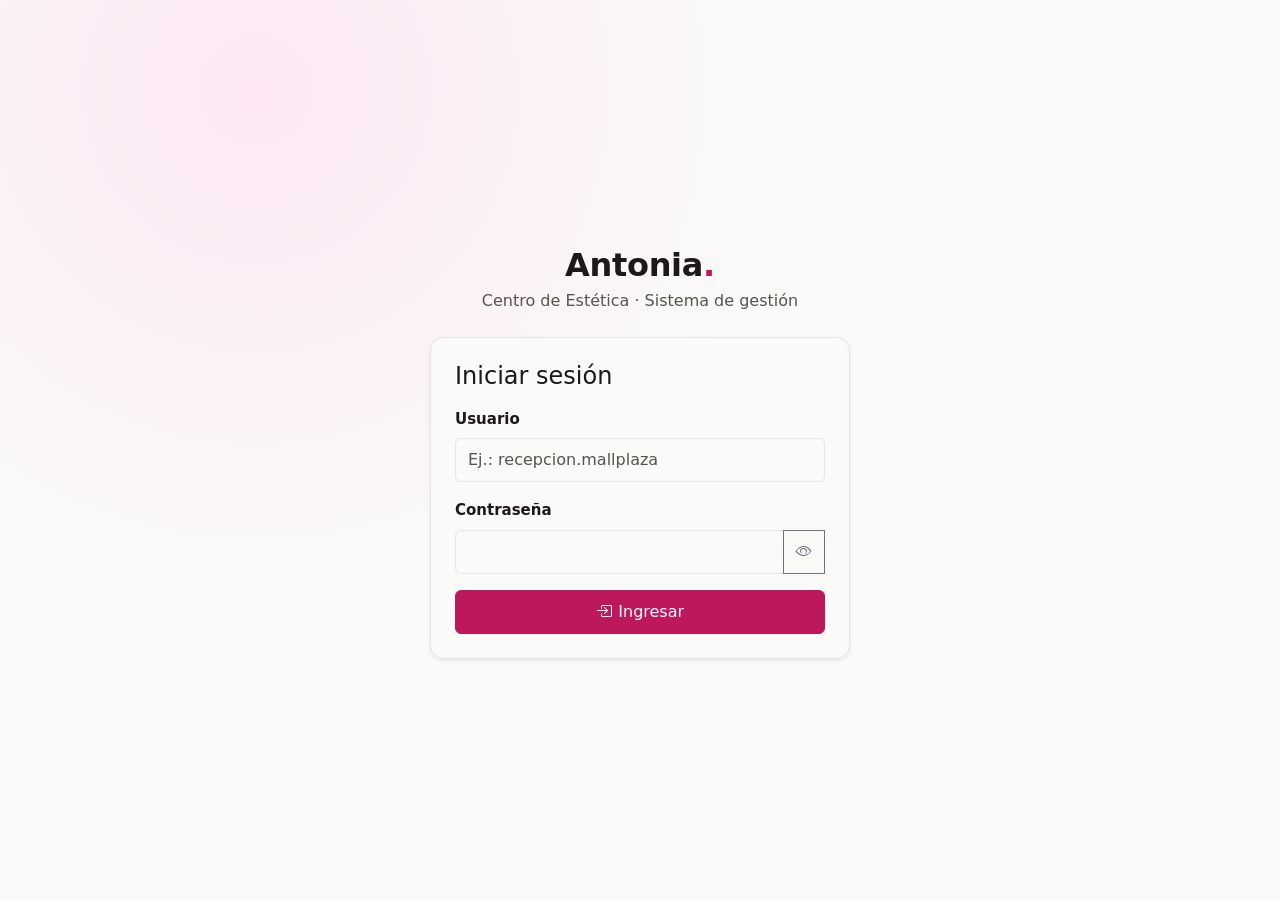
<file: prototipo-antonia/index.html>
<!doctype html>
<html lang="es">
<head>
<meta charset="utf-8">
<meta name="viewport" content="width=device-width, initial-scale=1">
<title>Inicio de sesión · Antonia Centro de Estética</title>
<link rel="stylesheet" href="static/bootstrap.min.css">
<link rel="stylesheet" href="static/bootstrap-icons.min.css">
<link rel="stylesheet" href="static/app.css">
<link rel="icon" href="data:image/svg+xml,%3Csvg xmlns='http://www.w3.org/2000/svg' viewBox='0 0 32 32'%3E%3Crect width='32' height='32' rx='8' fill='%23BE185D'/%3E%3Ctext x='16' y='23' font-size='20' text-anchor='middle' fill='white' font-family='Arial' font-weight='bold'%3EA%3C/text%3E%3C/svg%3E">
</head>
<body>
<main class="login-wrap">
  <div class="login-card">
    <div class="text-center mb-4">
      <div class="brand fs-2">Antonia<span class="dot">.</span></div>
      <div class="text-muted">Centro de Estética · Sistema de gestión</div>
    </div>
    <div class="card shadow-sm"><div class="card-body p-4">
      <h1 class="h4 mb-3">Iniciar sesión</h1>
      <div id="err" class="alert alert-danger d-none py-2" role="alert"><i class="bi bi-exclamation-triangle-fill"></i> Usuario o contraseña incorrectos.</div>
      <form id="login" data-go="agenda.html" novalidate>
        <div class="mb-3"><label class="form-label" for="u">Usuario</label>
          <input class="form-control" id="u" name="u" autocomplete="username" required placeholder="Ej.: recepcion.mallplaza">
          <div class="invalid-feedback">Ingresa tu usuario.</div></div>
        <div class="mb-3"><label class="form-label" for="p">Contraseña</label>
          <div class="input-group"><input class="form-control" id="p" name="p" type="password" autocomplete="current-password" required>
          <button class="btn btn-outline-secondary" type="button" id="ver" aria-label="Mostrar contraseña"><i class="bi bi-eye"></i></button>
          <div class="invalid-feedback">Ingresa tu contraseña.</div></div></div>
        <button class="btn btn-primary w-100" type="submit"><i class="bi bi-box-arrow-in-right"></i> Ingresar</button>
      </form>
    </div></div>
  </div>
</main>
<script src="static/bootstrap.bundle.min.js"></script>
<script src="static/app.js"></script>
<script>
document.getElementById("ver").addEventListener("click", function () {
  var p = document.getElementById("p"); p.type = p.type === "password" ? "text" : "password";
});
document.getElementById("login").addEventListener("submit", function () {
  document.getElementById("err").classList.toggle("d-none", this.checkValidity());
});
</script>
</body></html>
</file>
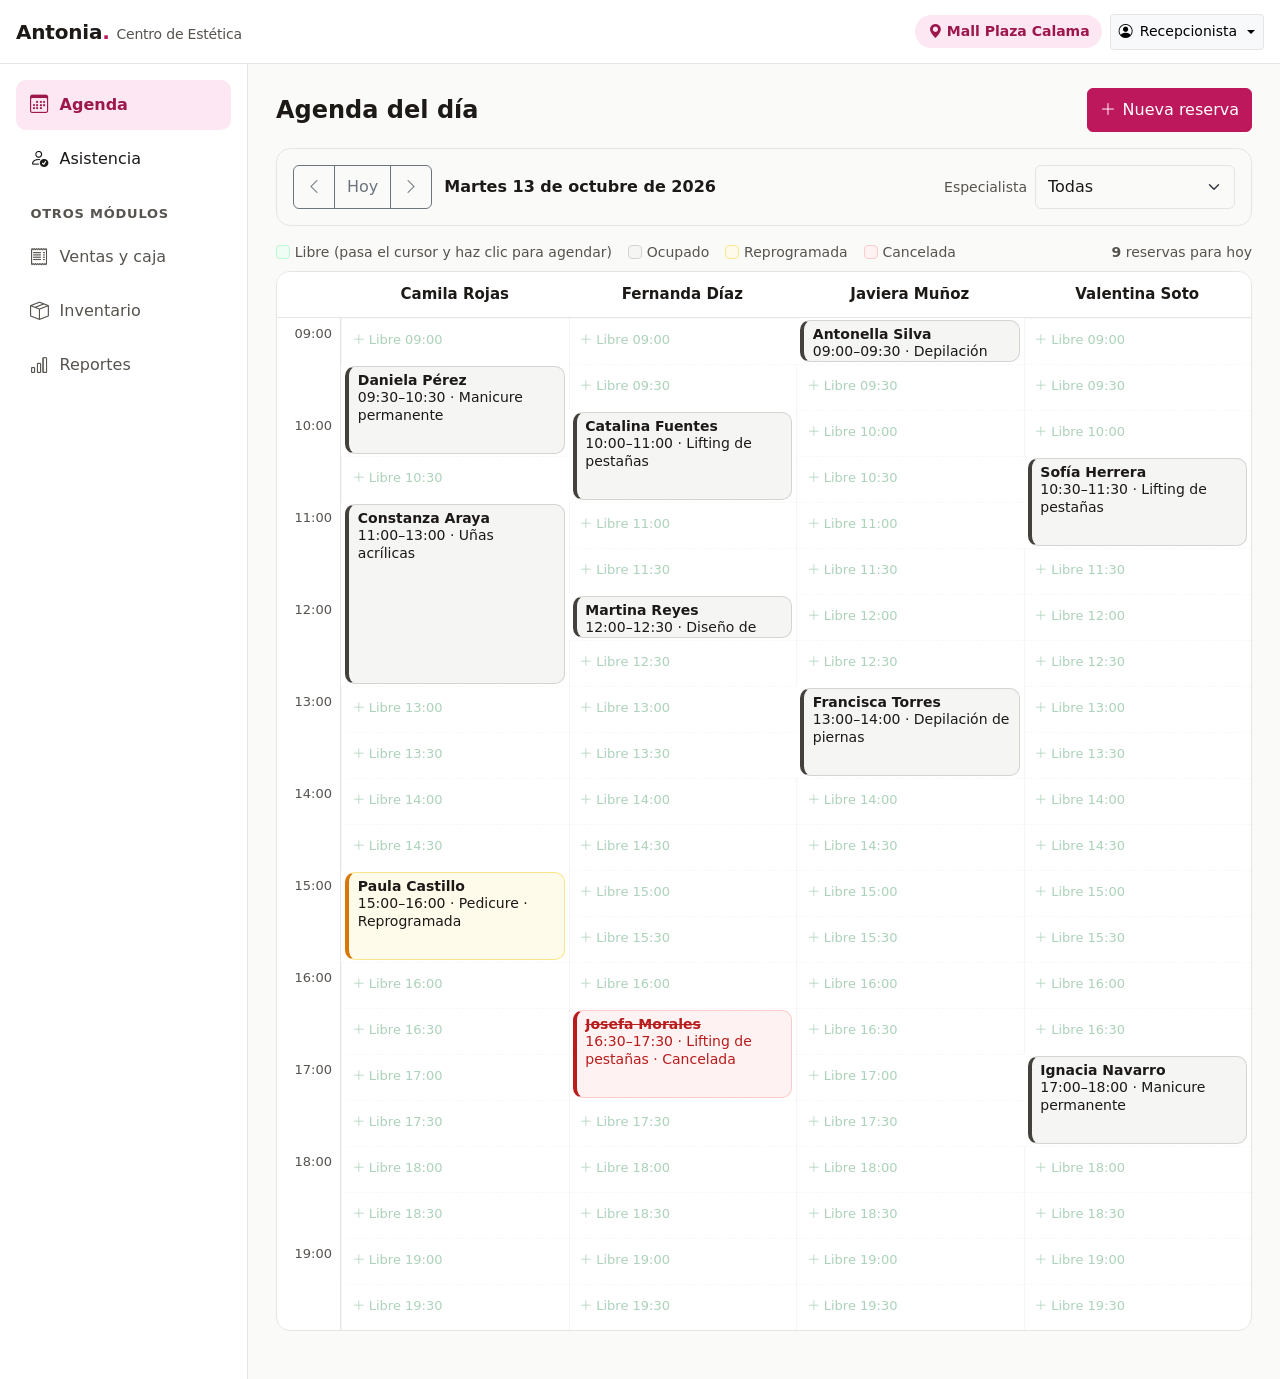
<file: prototipo-antonia/agenda.html>
<!doctype html>
<html lang="es">
<head>
<meta charset="utf-8">
<meta name="viewport" content="width=device-width, initial-scale=1">
<title>Agenda del día · Antonia Centro de Estética</title>
<link rel="stylesheet" href="static/bootstrap.min.css">
<link rel="stylesheet" href="static/bootstrap-icons.min.css">
<link rel="stylesheet" href="static/app.css">
<link rel="icon" href="data:image/svg+xml,%3Csvg xmlns='http://www.w3.org/2000/svg' viewBox='0 0 32 32'%3E%3Crect width='32' height='32' rx='8' fill='%23BE185D'/%3E%3Ctext x='16' y='23' font-size='20' text-anchor='middle' fill='white' font-family='Arial' font-weight='bold'%3EA%3C/text%3E%3C/svg%3E">
</head>
<body>
<header class="app-header d-flex align-items-center px-3 gap-3">
  <button class="btn btn-outline-secondary d-lg-none px-2" type="button" data-bs-toggle="offcanvas" data-bs-target="#menu" aria-controls="menu" aria-label="Abrir menú"><i class="bi bi-list fs-4"></i></button>
  <a class="brand fs-5" href="agenda.html">Antonia<span class="dot">.</span> <small class="d-none d-md-inline">Centro de Estética</small></a>
  <div class="ms-auto d-flex align-items-center gap-2 header-right">
    <span class="local-chip"><i class="bi bi-geo-alt-fill"></i> <span data-local>Mall Plaza Calama</span></span>
    <a data-rol="propietaria" class="btn btn-sm btn-outline-primary d-none d-sm-inline-flex" href="sucursales.html"><i class="bi bi-arrow-left-right"></i> Cambiar sucursal</a>
    <div class="dropdown">
      <button class="btn btn-sm btn-light border dropdown-toggle" data-bs-toggle="dropdown" aria-expanded="false"><i class="bi bi-person-circle"></i> <span class="d-none d-sm-inline" data-rol-nombre>Recepcionista</span></button>
      <ul class="dropdown-menu dropdown-menu-end">
        <li><span class="dropdown-item-text small text-muted">Sesión iniciada como <b data-rol-nombre>Recepcionista</b></span></li>
        <li data-rol="propietaria"><a class="dropdown-item" href="sucursales.html"><i class="bi bi-arrow-left-right"></i> Cambiar sucursal</a></li>
        <li><hr class="dropdown-divider"></li>
        <li><a class="dropdown-item" href="index.html" data-logout><i class="bi bi-box-arrow-right"></i> Cerrar sesión</a></li>
      </ul>
    </div>
  </div>
</header>
<div class="d-flex">
  <aside class="app-sidebar d-none d-lg-block"><ul class="nav flex-column gap-1 p-3 side-nav"><li class="nav-item"><a class="nav-link active" href="agenda.html" aria-current="page"><i class="bi bi-calendar3"></i>Agenda</a></li><li class="nav-item"><a class="nav-link" href="asistencia.html"><i class="bi bi-person-check"></i>Asistencia</a></li><li class="nav-item" data-rol="propietaria"><a class="nav-link" href="especialistas.html"><i class="bi bi-people"></i>Especialistas</a></li><li class="nav-item" data-rol="propietaria"><a class="nav-link" href="comisiones.html"><i class="bi bi-cash-coin"></i>Comisiones</a></li><li class="nav-item" data-rol="propietaria"><a class="nav-link" href="sucursales.html"><i class="bi bi-shop"></i>Sucursales</a></li><li class="sep">Otros módulos</li><li class="nav-item"><a class="nav-link otro" href="caja.html"><i class="bi bi-receipt"></i>Ventas y caja</a></li><li class="nav-item"><a class="nav-link otro" href="inventario.html"><i class="bi bi-box-seam"></i>Inventario</a></li><li class="nav-item"><a class="nav-link otro" href="reportes.html"><i class="bi bi-bar-chart"></i>Reportes</a></li></ul></aside>
  <div class="offcanvas offcanvas-start" tabindex="-1" id="menu" aria-labelledby="menuLabel" style="width:280px">
    <div class="offcanvas-header border-bottom"><h2 class="offcanvas-title h5 brand" id="menuLabel">Antonia<span class="dot">.</span></h2>
      <button type="button" class="btn-close" data-bs-dismiss="offcanvas" aria-label="Cerrar"></button></div>
    <div class="offcanvas-body p-0"><ul class="nav flex-column gap-1 p-3 side-nav"><li class="nav-item"><a class="nav-link active" href="agenda.html" aria-current="page"><i class="bi bi-calendar3"></i>Agenda</a></li><li class="nav-item"><a class="nav-link" href="asistencia.html"><i class="bi bi-person-check"></i>Asistencia</a></li><li class="nav-item" data-rol="propietaria"><a class="nav-link" href="especialistas.html"><i class="bi bi-people"></i>Especialistas</a></li><li class="nav-item" data-rol="propietaria"><a class="nav-link" href="comisiones.html"><i class="bi bi-cash-coin"></i>Comisiones</a></li><li class="nav-item" data-rol="propietaria"><a class="nav-link" href="sucursales.html"><i class="bi bi-shop"></i>Sucursales</a></li><li class="sep">Otros módulos</li><li class="nav-item"><a class="nav-link otro" href="caja.html"><i class="bi bi-receipt"></i>Ventas y caja</a></li><li class="nav-item"><a class="nav-link otro" href="inventario.html"><i class="bi bi-box-seam"></i>Inventario</a></li><li class="nav-item"><a class="nav-link otro" href="reportes.html"><i class="bi bi-bar-chart"></i>Reportes</a></li></ul></div>
  </div>
  <main class="app-main">
    
    <div class="d-flex flex-wrap align-items-center gap-2 mb-3">
      <h1 class="mb-0 me-2">Agenda del día</h1>
      <div class="ms-auto d-flex flex-wrap gap-2 acciones"><a class="btn btn-primary" href="nueva-reserva.html"><i class="bi bi-plus-lg"></i> Nueva reserva</a></div>
    </div>
    <div class="contenido">
<div class="card mb-3"><div class="card-body d-flex flex-wrap align-items-center gap-2">
  <div class="btn-group" role="group" aria-label="Cambiar día">
    <a class="btn btn-outline-secondary" href="agenda.html" aria-label="Día anterior"><i class="bi bi-chevron-left"></i></a>
    <a class="btn btn-outline-secondary" href="agenda.html">Hoy</a>
    <a class="btn btn-outline-secondary" href="agenda.html" aria-label="Día siguiente"><i class="bi bi-chevron-right"></i></a>
  </div>
  <div class="fw-bold ms-1">Martes 13 de octubre de 2026</div>
  <div class="ms-lg-auto d-flex align-items-center gap-2">
    <label for="filtro" class="small text-muted text-nowrap">Especialista</label>
    <select id="filtro" class="form-select" style="min-width:200px"><option value="">Todas</option><option value="camila">Camila Rojas</option><option value="fernanda">Fernanda Díaz</option><option value="javiera">Javiera Muñoz</option><option value="valentina">Valentina Soto</option></select>
  </div>
</div></div>
<div class="d-flex flex-wrap gap-3 mb-2 agenda-legend">
  <span><span class="legend-sw" style="background:var(--ant-free-soft);border-color:#BBF7D0"></span>Libre<span class="d-none d-lg-inline"> (pasa el cursor y haz clic para agendar)</span></span>
  <span><span class="legend-sw" style="background:var(--ant-busy-soft)"></span>Ocupado</span>
  <span><span class="legend-sw" style="background:var(--ant-warn-soft);border-color:#FDE68A"></span>Reprogramada</span>
  <span><span class="legend-sw" style="background:var(--ant-cancel-soft);border-color:#FECACA"></span>Cancelada</span>
  <span class="ms-md-auto"><b>9</b> reservas para hoy</span>
</div>
<div class="agenda-grid d-none d-lg-grid" style="--cols:4"><div class="h" style="grid-column:1;grid-row:1"></div><div class="h" style="grid-column:2;grid-row:1" data-col="camila">Camila Rojas</div><div class="h" style="grid-column:3;grid-row:1" data-col="fernanda">Fernanda Díaz</div><div class="h" style="grid-column:4;grid-row:1" data-col="javiera">Javiera Muñoz</div><div class="h" style="grid-column:5;grid-row:1" data-col="valentina">Valentina Soto</div><div class="t" style="grid-column:1;grid-row:2">09:00</div><div class="t half" style="grid-column:1;grid-row:3">09:30</div><div class="t" style="grid-column:1;grid-row:4">10:00</div><div class="t half" style="grid-column:1;grid-row:5">10:30</div><div class="t" style="grid-column:1;grid-row:6">11:00</div><div class="t half" style="grid-column:1;grid-row:7">11:30</div><div class="t" style="grid-column:1;grid-row:8">12:00</div><div class="t half" style="grid-column:1;grid-row:9">12:30</div><div class="t" style="grid-column:1;grid-row:10">13:00</div><div class="t half" style="grid-column:1;grid-row:11">13:30</div><div class="t" style="grid-column:1;grid-row:12">14:00</div><div class="t half" style="grid-column:1;grid-row:13">14:30</div><div class="t" style="grid-column:1;grid-row:14">15:00</div><div class="t half" style="grid-column:1;grid-row:15">15:30</div><div class="t" style="grid-column:1;grid-row:16">16:00</div><div class="t half" style="grid-column:1;grid-row:17">16:30</div><div class="t" style="grid-column:1;grid-row:18">17:00</div><div class="t half" style="grid-column:1;grid-row:19">17:30</div><div class="t" style="grid-column:1;grid-row:20">18:00</div><div class="t half" style="grid-column:1;grid-row:21">18:30</div><div class="t" style="grid-column:1;grid-row:22">19:00</div><div class="t half" style="grid-column:1;grid-row:23">19:30</div><a class="slot" data-col="camila" style="grid-column:2;grid-row:2" href="nueva-reserva.html?esp=camila&amp;hora=09:00" aria-label="Bloque libre 09:00 con Camila Rojas"><i class="bi bi-plus-lg"></i> Libre 09:00</a><a class="slot" data-col="camila" style="grid-column:2;grid-row:5" href="nueva-reserva.html?esp=camila&amp;hora=10:30" aria-label="Bloque libre 10:30 con Camila Rojas"><i class="bi bi-plus-lg"></i> Libre 10:30</a><a class="slot" data-col="camila" style="grid-column:2;grid-row:10" href="nueva-reserva.html?esp=camila&amp;hora=13:00" aria-label="Bloque libre 13:00 con Camila Rojas"><i class="bi bi-plus-lg"></i> Libre 13:00</a><a class="slot" data-col="camila" style="grid-column:2;grid-row:11" href="nueva-reserva.html?esp=camila&amp;hora=13:30" aria-label="Bloque libre 13:30 con Camila Rojas"><i class="bi bi-plus-lg"></i> Libre 13:30</a><a class="slot" data-col="camila" style="grid-column:2;grid-row:12" href="nueva-reserva.html?esp=camila&amp;hora=14:00" aria-label="Bloque libre 14:00 con Camila Rojas"><i class="bi bi-plus-lg"></i> Libre 14:00</a><a class="slot" data-col="camila" style="grid-column:2;grid-row:13" href="nueva-reserva.html?esp=camila&amp;hora=14:30" aria-label="Bloque libre 14:30 con Camila Rojas"><i class="bi bi-plus-lg"></i> Libre 14:30</a><a class="slot" data-col="camila" style="grid-column:2;grid-row:16" href="nueva-reserva.html?esp=camila&amp;hora=16:00" aria-label="Bloque libre 16:00 con Camila Rojas"><i class="bi bi-plus-lg"></i> Libre 16:00</a><a class="slot" data-col="camila" style="grid-column:2;grid-row:17" href="nueva-reserva.html?esp=camila&amp;hora=16:30" aria-label="Bloque libre 16:30 con Camila Rojas"><i class="bi bi-plus-lg"></i> Libre 16:30</a><a class="slot" data-col="camila" style="grid-column:2;grid-row:18" href="nueva-reserva.html?esp=camila&amp;hora=17:00" aria-label="Bloque libre 17:00 con Camila Rojas"><i class="bi bi-plus-lg"></i> Libre 17:00</a><a class="slot" data-col="camila" style="grid-column:2;grid-row:19" href="nueva-reserva.html?esp=camila&amp;hora=17:30" aria-label="Bloque libre 17:30 con Camila Rojas"><i class="bi bi-plus-lg"></i> Libre 17:30</a><a class="slot" data-col="camila" style="grid-column:2;grid-row:20" href="nueva-reserva.html?esp=camila&amp;hora=18:00" aria-label="Bloque libre 18:00 con Camila Rojas"><i class="bi bi-plus-lg"></i> Libre 18:00</a><a class="slot" data-col="camila" style="grid-column:2;grid-row:21" href="nueva-reserva.html?esp=camila&amp;hora=18:30" aria-label="Bloque libre 18:30 con Camila Rojas"><i class="bi bi-plus-lg"></i> Libre 18:30</a><a class="slot" data-col="camila" style="grid-column:2;grid-row:22" href="nueva-reserva.html?esp=camila&amp;hora=19:00" aria-label="Bloque libre 19:00 con Camila Rojas"><i class="bi bi-plus-lg"></i> Libre 19:00</a><a class="slot" data-col="camila" style="grid-column:2;grid-row:23" href="nueva-reserva.html?esp=camila&amp;hora=19:30" aria-label="Bloque libre 19:30 con Camila Rojas"><i class="bi bi-plus-lg"></i> Libre 19:30</a><a class="slot" data-col="fernanda" style="grid-column:3;grid-row:2" href="nueva-reserva.html?esp=fernanda&amp;hora=09:00" aria-label="Bloque libre 09:00 con Fernanda Díaz"><i class="bi bi-plus-lg"></i> Libre 09:00</a><a class="slot" data-col="fernanda" style="grid-column:3;grid-row:3" href="nueva-reserva.html?esp=fernanda&amp;hora=09:30" aria-label="Bloque libre 09:30 con Fernanda Díaz"><i class="bi bi-plus-lg"></i> Libre 09:30</a><a class="slot" data-col="fernanda" style="grid-column:3;grid-row:6" href="nueva-reserva.html?esp=fernanda&amp;hora=11:00" aria-label="Bloque libre 11:00 con Fernanda Díaz"><i class="bi bi-plus-lg"></i> Libre 11:00</a><a class="slot" data-col="fernanda" style="grid-column:3;grid-row:7" href="nueva-reserva.html?esp=fernanda&amp;hora=11:30" aria-label="Bloque libre 11:30 con Fernanda Díaz"><i class="bi bi-plus-lg"></i> Libre 11:30</a><a class="slot" data-col="fernanda" style="grid-column:3;grid-row:9" href="nueva-reserva.html?esp=fernanda&amp;hora=12:30" aria-label="Bloque libre 12:30 con Fernanda Díaz"><i class="bi bi-plus-lg"></i> Libre 12:30</a><a class="slot" data-col="fernanda" style="grid-column:3;grid-row:10" href="nueva-reserva.html?esp=fernanda&amp;hora=13:00" aria-label="Bloque libre 13:00 con Fernanda Díaz"><i class="bi bi-plus-lg"></i> Libre 13:00</a><a class="slot" data-col="fernanda" style="grid-column:3;grid-row:11" href="nueva-reserva.html?esp=fernanda&amp;hora=13:30" aria-label="Bloque libre 13:30 con Fernanda Díaz"><i class="bi bi-plus-lg"></i> Libre 13:30</a><a class="slot" data-col="fernanda" style="grid-column:3;grid-row:12" href="nueva-reserva.html?esp=fernanda&amp;hora=14:00" aria-label="Bloque libre 14:00 con Fernanda Díaz"><i class="bi bi-plus-lg"></i> Libre 14:00</a><a class="slot" data-col="fernanda" style="grid-column:3;grid-row:13" href="nueva-reserva.html?esp=fernanda&amp;hora=14:30" aria-label="Bloque libre 14:30 con Fernanda Díaz"><i class="bi bi-plus-lg"></i> Libre 14:30</a><a class="slot" data-col="fernanda" style="grid-column:3;grid-row:14" href="nueva-reserva.html?esp=fernanda&amp;hora=15:00" aria-label="Bloque libre 15:00 con Fernanda Díaz"><i class="bi bi-plus-lg"></i> Libre 15:00</a><a class="slot" data-col="fernanda" style="grid-column:3;grid-row:15" href="nueva-reserva.html?esp=fernanda&amp;hora=15:30" aria-label="Bloque libre 15:30 con Fernanda Díaz"><i class="bi bi-plus-lg"></i> Libre 15:30</a><a class="slot" data-col="fernanda" style="grid-column:3;grid-row:16" href="nueva-reserva.html?esp=fernanda&amp;hora=16:00" aria-label="Bloque libre 16:00 con Fernanda Díaz"><i class="bi bi-plus-lg"></i> Libre 16:00</a><a class="slot" data-col="fernanda" style="grid-column:3;grid-row:17" href="nueva-reserva.html?esp=fernanda&amp;hora=16:30" aria-label="Bloque libre 16:30 con Fernanda Díaz"><i class="bi bi-plus-lg"></i> Libre 16:30</a><a class="slot" data-col="fernanda" style="grid-column:3;grid-row:18" href="nueva-reserva.html?esp=fernanda&amp;hora=17:00" aria-label="Bloque libre 17:00 con Fernanda Díaz"><i class="bi bi-plus-lg"></i> Libre 17:00</a><a class="slot" data-col="fernanda" style="grid-column:3;grid-row:19" href="nueva-reserva.html?esp=fernanda&amp;hora=17:30" aria-label="Bloque libre 17:30 con Fernanda Díaz"><i class="bi bi-plus-lg"></i> Libre 17:30</a><a class="slot" data-col="fernanda" style="grid-column:3;grid-row:20" href="nueva-reserva.html?esp=fernanda&amp;hora=18:00" aria-label="Bloque libre 18:00 con Fernanda Díaz"><i class="bi bi-plus-lg"></i> Libre 18:00</a><a class="slot" data-col="fernanda" style="grid-column:3;grid-row:21" href="nueva-reserva.html?esp=fernanda&amp;hora=18:30" aria-label="Bloque libre 18:30 con Fernanda Díaz"><i class="bi bi-plus-lg"></i> Libre 18:30</a><a class="slot" data-col="fernanda" style="grid-column:3;grid-row:22" href="nueva-reserva.html?esp=fernanda&amp;hora=19:00" aria-label="Bloque libre 19:00 con Fernanda Díaz"><i class="bi bi-plus-lg"></i> Libre 19:00</a><a class="slot" data-col="fernanda" style="grid-column:3;grid-row:23" href="nueva-reserva.html?esp=fernanda&amp;hora=19:30" aria-label="Bloque libre 19:30 con Fernanda Díaz"><i class="bi bi-plus-lg"></i> Libre 19:30</a><a class="slot" data-col="javiera" style="grid-column:4;grid-row:3" href="nueva-reserva.html?esp=javiera&amp;hora=09:30" aria-label="Bloque libre 09:30 con Javiera Muñoz"><i class="bi bi-plus-lg"></i> Libre 09:30</a><a class="slot" data-col="javiera" style="grid-column:4;grid-row:4" href="nueva-reserva.html?esp=javiera&amp;hora=10:00" aria-label="Bloque libre 10:00 con Javiera Muñoz"><i class="bi bi-plus-lg"></i> Libre 10:00</a><a class="slot" data-col="javiera" style="grid-column:4;grid-row:5" href="nueva-reserva.html?esp=javiera&amp;hora=10:30" aria-label="Bloque libre 10:30 con Javiera Muñoz"><i class="bi bi-plus-lg"></i> Libre 10:30</a><a class="slot" data-col="javiera" style="grid-column:4;grid-row:6" href="nueva-reserva.html?esp=javiera&amp;hora=11:00" aria-label="Bloque libre 11:00 con Javiera Muñoz"><i class="bi bi-plus-lg"></i> Libre 11:00</a><a class="slot" data-col="javiera" style="grid-column:4;grid-row:7" href="nueva-reserva.html?esp=javiera&amp;hora=11:30" aria-label="Bloque libre 11:30 con Javiera Muñoz"><i class="bi bi-plus-lg"></i> Libre 11:30</a><a class="slot" data-col="javiera" style="grid-column:4;grid-row:8" href="nueva-reserva.html?esp=javiera&amp;hora=12:00" aria-label="Bloque libre 12:00 con Javiera Muñoz"><i class="bi bi-plus-lg"></i> Libre 12:00</a><a class="slot" data-col="javiera" style="grid-column:4;grid-row:9" href="nueva-reserva.html?esp=javiera&amp;hora=12:30" aria-label="Bloque libre 12:30 con Javiera Muñoz"><i class="bi bi-plus-lg"></i> Libre 12:30</a><a class="slot" data-col="javiera" style="grid-column:4;grid-row:12" href="nueva-reserva.html?esp=javiera&amp;hora=14:00" aria-label="Bloque libre 14:00 con Javiera Muñoz"><i class="bi bi-plus-lg"></i> Libre 14:00</a><a class="slot" data-col="javiera" style="grid-column:4;grid-row:13" href="nueva-reserva.html?esp=javiera&amp;hora=14:30" aria-label="Bloque libre 14:30 con Javiera Muñoz"><i class="bi bi-plus-lg"></i> Libre 14:30</a><a class="slot" data-col="javiera" style="grid-column:4;grid-row:14" href="nueva-reserva.html?esp=javiera&amp;hora=15:00" aria-label="Bloque libre 15:00 con Javiera Muñoz"><i class="bi bi-plus-lg"></i> Libre 15:00</a><a class="slot" data-col="javiera" style="grid-column:4;grid-row:15" href="nueva-reserva.html?esp=javiera&amp;hora=15:30" aria-label="Bloque libre 15:30 con Javiera Muñoz"><i class="bi bi-plus-lg"></i> Libre 15:30</a><a class="slot" data-col="javiera" style="grid-column:4;grid-row:16" href="nueva-reserva.html?esp=javiera&amp;hora=16:00" aria-label="Bloque libre 16:00 con Javiera Muñoz"><i class="bi bi-plus-lg"></i> Libre 16:00</a><a class="slot" data-col="javiera" style="grid-column:4;grid-row:17" href="nueva-reserva.html?esp=javiera&amp;hora=16:30" aria-label="Bloque libre 16:30 con Javiera Muñoz"><i class="bi bi-plus-lg"></i> Libre 16:30</a><a class="slot" data-col="javiera" style="grid-column:4;grid-row:18" href="nueva-reserva.html?esp=javiera&amp;hora=17:00" aria-label="Bloque libre 17:00 con Javiera Muñoz"><i class="bi bi-plus-lg"></i> Libre 17:00</a><a class="slot" data-col="javiera" style="grid-column:4;grid-row:19" href="nueva-reserva.html?esp=javiera&amp;hora=17:30" aria-label="Bloque libre 17:30 con Javiera Muñoz"><i class="bi bi-plus-lg"></i> Libre 17:30</a><a class="slot" data-col="javiera" style="grid-column:4;grid-row:20" href="nueva-reserva.html?esp=javiera&amp;hora=18:00" aria-label="Bloque libre 18:00 con Javiera Muñoz"><i class="bi bi-plus-lg"></i> Libre 18:00</a><a class="slot" data-col="javiera" style="grid-column:4;grid-row:21" href="nueva-reserva.html?esp=javiera&amp;hora=18:30" aria-label="Bloque libre 18:30 con Javiera Muñoz"><i class="bi bi-plus-lg"></i> Libre 18:30</a><a class="slot" data-col="javiera" style="grid-column:4;grid-row:22" href="nueva-reserva.html?esp=javiera&amp;hora=19:00" aria-label="Bloque libre 19:00 con Javiera Muñoz"><i class="bi bi-plus-lg"></i> Libre 19:00</a><a class="slot" data-col="javiera" style="grid-column:4;grid-row:23" href="nueva-reserva.html?esp=javiera&amp;hora=19:30" aria-label="Bloque libre 19:30 con Javiera Muñoz"><i class="bi bi-plus-lg"></i> Libre 19:30</a><a class="slot" data-col="valentina" style="grid-column:5;grid-row:2" href="nueva-reserva.html?esp=valentina&amp;hora=09:00" aria-label="Bloque libre 09:00 con Valentina Soto"><i class="bi bi-plus-lg"></i> Libre 09:00</a><a class="slot" data-col="valentina" style="grid-column:5;grid-row:3" href="nueva-reserva.html?esp=valentina&amp;hora=09:30" aria-label="Bloque libre 09:30 con Valentina Soto"><i class="bi bi-plus-lg"></i> Libre 09:30</a><a class="slot" data-col="valentina" style="grid-column:5;grid-row:4" href="nueva-reserva.html?esp=valentina&amp;hora=10:00" aria-label="Bloque libre 10:00 con Valentina Soto"><i class="bi bi-plus-lg"></i> Libre 10:00</a><a class="slot" data-col="valentina" style="grid-column:5;grid-row:7" href="nueva-reserva.html?esp=valentina&amp;hora=11:30" aria-label="Bloque libre 11:30 con Valentina Soto"><i class="bi bi-plus-lg"></i> Libre 11:30</a><a class="slot" data-col="valentina" style="grid-column:5;grid-row:8" href="nueva-reserva.html?esp=valentina&amp;hora=12:00" aria-label="Bloque libre 12:00 con Valentina Soto"><i class="bi bi-plus-lg"></i> Libre 12:00</a><a class="slot" data-col="valentina" style="grid-column:5;grid-row:9" href="nueva-reserva.html?esp=valentina&amp;hora=12:30" aria-label="Bloque libre 12:30 con Valentina Soto"><i class="bi bi-plus-lg"></i> Libre 12:30</a><a class="slot" data-col="valentina" style="grid-column:5;grid-row:10" href="nueva-reserva.html?esp=valentina&amp;hora=13:00" aria-label="Bloque libre 13:00 con Valentina Soto"><i class="bi bi-plus-lg"></i> Libre 13:00</a><a class="slot" data-col="valentina" style="grid-column:5;grid-row:11" href="nueva-reserva.html?esp=valentina&amp;hora=13:30" aria-label="Bloque libre 13:30 con Valentina Soto"><i class="bi bi-plus-lg"></i> Libre 13:30</a><a class="slot" data-col="valentina" style="grid-column:5;grid-row:12" href="nueva-reserva.html?esp=valentina&amp;hora=14:00" aria-label="Bloque libre 14:00 con Valentina Soto"><i class="bi bi-plus-lg"></i> Libre 14:00</a><a class="slot" data-col="valentina" style="grid-column:5;grid-row:13" href="nueva-reserva.html?esp=valentina&amp;hora=14:30" aria-label="Bloque libre 14:30 con Valentina Soto"><i class="bi bi-plus-lg"></i> Libre 14:30</a><a class="slot" data-col="valentina" style="grid-column:5;grid-row:14" href="nueva-reserva.html?esp=valentina&amp;hora=15:00" aria-label="Bloque libre 15:00 con Valentina Soto"><i class="bi bi-plus-lg"></i> Libre 15:00</a><a class="slot" data-col="valentina" style="grid-column:5;grid-row:15" href="nueva-reserva.html?esp=valentina&amp;hora=15:30" aria-label="Bloque libre 15:30 con Valentina Soto"><i class="bi bi-plus-lg"></i> Libre 15:30</a><a class="slot" data-col="valentina" style="grid-column:5;grid-row:16" href="nueva-reserva.html?esp=valentina&amp;hora=16:00" aria-label="Bloque libre 16:00 con Valentina Soto"><i class="bi bi-plus-lg"></i> Libre 16:00</a><a class="slot" data-col="valentina" style="grid-column:5;grid-row:17" href="nueva-reserva.html?esp=valentina&amp;hora=16:30" aria-label="Bloque libre 16:30 con Valentina Soto"><i class="bi bi-plus-lg"></i> Libre 16:30</a><a class="slot" data-col="valentina" style="grid-column:5;grid-row:20" href="nueva-reserva.html?esp=valentina&amp;hora=18:00" aria-label="Bloque libre 18:00 con Valentina Soto"><i class="bi bi-plus-lg"></i> Libre 18:00</a><a class="slot" data-col="valentina" style="grid-column:5;grid-row:21" href="nueva-reserva.html?esp=valentina&amp;hora=18:30" aria-label="Bloque libre 18:30 con Valentina Soto"><i class="bi bi-plus-lg"></i> Libre 18:30</a><a class="slot" data-col="valentina" style="grid-column:5;grid-row:22" href="nueva-reserva.html?esp=valentina&amp;hora=19:00" aria-label="Bloque libre 19:00 con Valentina Soto"><i class="bi bi-plus-lg"></i> Libre 19:00</a><a class="slot" data-col="valentina" style="grid-column:5;grid-row:23" href="nueva-reserva.html?esp=valentina&amp;hora=19:30" aria-label="Bloque libre 19:30 con Valentina Soto"><i class="bi bi-plus-lg"></i> Libre 19:30</a><a class="res" data-col="camila" style="grid-column:2;grid-row:3/span 2" href="reserva.html?id=R-1021"><b class="who">Daniela Pérez</b><span>09:30–10:30 · Manicure permanente</span></a><a class="res" data-col="camila" style="grid-column:2;grid-row:6/span 4" href="reserva.html?id=R-1022"><b class="who">Constanza Araya</b><span>11:00–13:00 · Uñas acrílicas</span></a><a class="res reprogramada" data-col="camila" style="grid-column:2;grid-row:14/span 2" href="reserva.html?id=R-1023"><b class="who">Paula Castillo</b><span>15:00–16:00 · Pedicure · Reprogramada</span></a><a class="res" data-col="fernanda" style="grid-column:3;grid-row:4/span 2" href="reserva.html?id=R-1024"><b class="who">Catalina Fuentes</b><span>10:00–11:00 · Lifting de pestañas</span></a><a class="res" data-col="fernanda" style="grid-column:3;grid-row:8/span 1" href="reserva.html?id=R-1025"><b class="who">Martina Reyes</b><span>12:00–12:30 · Diseño de cejas</span></a><a class="res cancelada" data-col="fernanda" style="grid-column:3;grid-row:17/span 2" href="reserva.html?id=R-1026"><b class="who">Josefa Morales</b><span>16:30–17:30 · Lifting de pestañas · Cancelada</span></a><a class="res" data-col="javiera" style="grid-column:4;grid-row:2/span 1" href="reserva.html?id=R-1027"><b class="who">Antonella Silva</b><span>09:00–09:30 · Depilación facial</span></a><a class="res" data-col="javiera" style="grid-column:4;grid-row:10/span 2" href="reserva.html?id=R-1028"><b class="who">Francisca Torres</b><span>13:00–14:00 · Depilación de piernas</span></a><a class="res" data-col="valentina" style="grid-column:5;grid-row:5/span 2" href="reserva.html?id=R-1029"><b class="who">Sofía Herrera</b><span>10:30–11:30 · Lifting de pestañas</span></a><a class="res" data-col="valentina" style="grid-column:5;grid-row:18/span 2" href="reserva.html?id=R-1030"><b class="who">Ignacia Navarro</b><span>17:00–18:00 · Manicure permanente</span></a></div><div class="agenda-list d-lg-none"><div class="card mb-3" data-col="camila"><div class="card-body pb-1"><h2 class="h6 mb-2">Camila Rojas</h2><a class="res-row" href="reserva.html?id=R-1021"><span class="hr">09:30</span><span class="flex-fill"><b>Daniela Pérez</b><br><span class="text-muted small">Manicure permanente · 60 min</span></span><i class="bi bi-chevron-right text-muted"></i></a><a class="res-row" href="reserva.html?id=R-1022"><span class="hr">11:00</span><span class="flex-fill"><b>Constanza Araya</b><br><span class="text-muted small">Uñas acrílicas · 120 min</span></span><i class="bi bi-chevron-right text-muted"></i></a><a class="res-row" href="reserva.html?id=R-1023"><span class="hr">15:00</span><span class="flex-fill"><b>Paula Castillo</b><br><span class="text-muted small">Pedicure · 60 min</span></span><span class="chip chip-reprogramada"><i class="bi bi-arrow-repeat"></i>Reprogramada</span></a><a class="res-row libre" href="nueva-reserva.html?esp=camila"><span class="hr"><i class="bi bi-plus-lg"></i></span><span class="flex-fill">Agendar en un bloque libre</span><i class="bi bi-chevron-right"></i></a></div></div><div class="card mb-3" data-col="fernanda"><div class="card-body pb-1"><h2 class="h6 mb-2">Fernanda Díaz</h2><a class="res-row" href="reserva.html?id=R-1024"><span class="hr">10:00</span><span class="flex-fill"><b>Catalina Fuentes</b><br><span class="text-muted small">Lifting de pestañas · 60 min</span></span><i class="bi bi-chevron-right text-muted"></i></a><a class="res-row" href="reserva.html?id=R-1025"><span class="hr">12:00</span><span class="flex-fill"><b>Martina Reyes</b><br><span class="text-muted small">Diseño de cejas · 30 min</span></span><i class="bi bi-chevron-right text-muted"></i></a><a class="res-row" href="reserva.html?id=R-1026"><span class="hr">16:30</span><span class="flex-fill"><b>Josefa Morales</b><br><span class="text-muted small">Lifting de pestañas · 60 min</span></span><span class="chip chip-cancelada"><i class="bi bi-x-circle"></i>Cancelada</span></a><a class="res-row libre" href="nueva-reserva.html?esp=fernanda"><span class="hr"><i class="bi bi-plus-lg"></i></span><span class="flex-fill">Agendar en un bloque libre</span><i class="bi bi-chevron-right"></i></a></div></div><div class="card mb-3" data-col="javiera"><div class="card-body pb-1"><h2 class="h6 mb-2">Javiera Muñoz</h2><a class="res-row" href="reserva.html?id=R-1027"><span class="hr">09:00</span><span class="flex-fill"><b>Antonella Silva</b><br><span class="text-muted small">Depilación facial · 30 min</span></span><i class="bi bi-chevron-right text-muted"></i></a><a class="res-row" href="reserva.html?id=R-1028"><span class="hr">13:00</span><span class="flex-fill"><b>Francisca Torres</b><br><span class="text-muted small">Depilación de piernas · 60 min</span></span><i class="bi bi-chevron-right text-muted"></i></a><a class="res-row libre" href="nueva-reserva.html?esp=javiera"><span class="hr"><i class="bi bi-plus-lg"></i></span><span class="flex-fill">Agendar en un bloque libre</span><i class="bi bi-chevron-right"></i></a></div></div><div class="card mb-3" data-col="valentina"><div class="card-body pb-1"><h2 class="h6 mb-2">Valentina Soto</h2><a class="res-row" href="reserva.html?id=R-1029"><span class="hr">10:30</span><span class="flex-fill"><b>Sofía Herrera</b><br><span class="text-muted small">Lifting de pestañas · 60 min</span></span><i class="bi bi-chevron-right text-muted"></i></a><a class="res-row" href="reserva.html?id=R-1030"><span class="hr">17:00</span><span class="flex-fill"><b>Ignacia Navarro</b><br><span class="text-muted small">Manicure permanente · 60 min</span></span><i class="bi bi-chevron-right text-muted"></i></a><a class="res-row libre" href="nueva-reserva.html?esp=valentina"><span class="hr"><i class="bi bi-plus-lg"></i></span><span class="flex-fill">Agendar en un bloque libre</span><i class="bi bi-chevron-right"></i></a></div></div></div></div>
  </main>
</div>
<div class="toast-container position-fixed bottom-0 end-0 p-3">
  <div id="toast-ok" class="toast align-items-center text-bg-dark border-0" role="status" aria-live="polite" aria-atomic="true">
    <div class="d-flex"><div class="toast-body"><i class="bi bi-check-circle-fill text-success me-2"></i><span></span></div>
    <button type="button" class="btn-close btn-close-white me-2 m-auto" data-bs-dismiss="toast" aria-label="Cerrar"></button></div>
  </div>
</div>
<script src="static/bootstrap.bundle.min.js"></script>
<script src="static/app.js"></script>
<script>
document.getElementById("filtro").addEventListener("change", function () {
  var v = this.value;
  document.querySelectorAll("[data-col]").forEach(function (el) {
    el.style.display = (!v || el.getAttribute("data-col") === v) ? "" : "none";
  });
  var g = document.querySelector(".agenda-grid");
  g.style.setProperty("--cols", v ? 1 : 4);
  document.querySelectorAll(".agenda-grid [data-col]").forEach(function (el) {
    var c = el.style.gridColumn; if (!el.dataset.c0) el.dataset.c0 = c;
    el.style.gridColumn = v ? "2" : el.dataset.c0;
  });
});
</script>
</body>
</html>
</file>
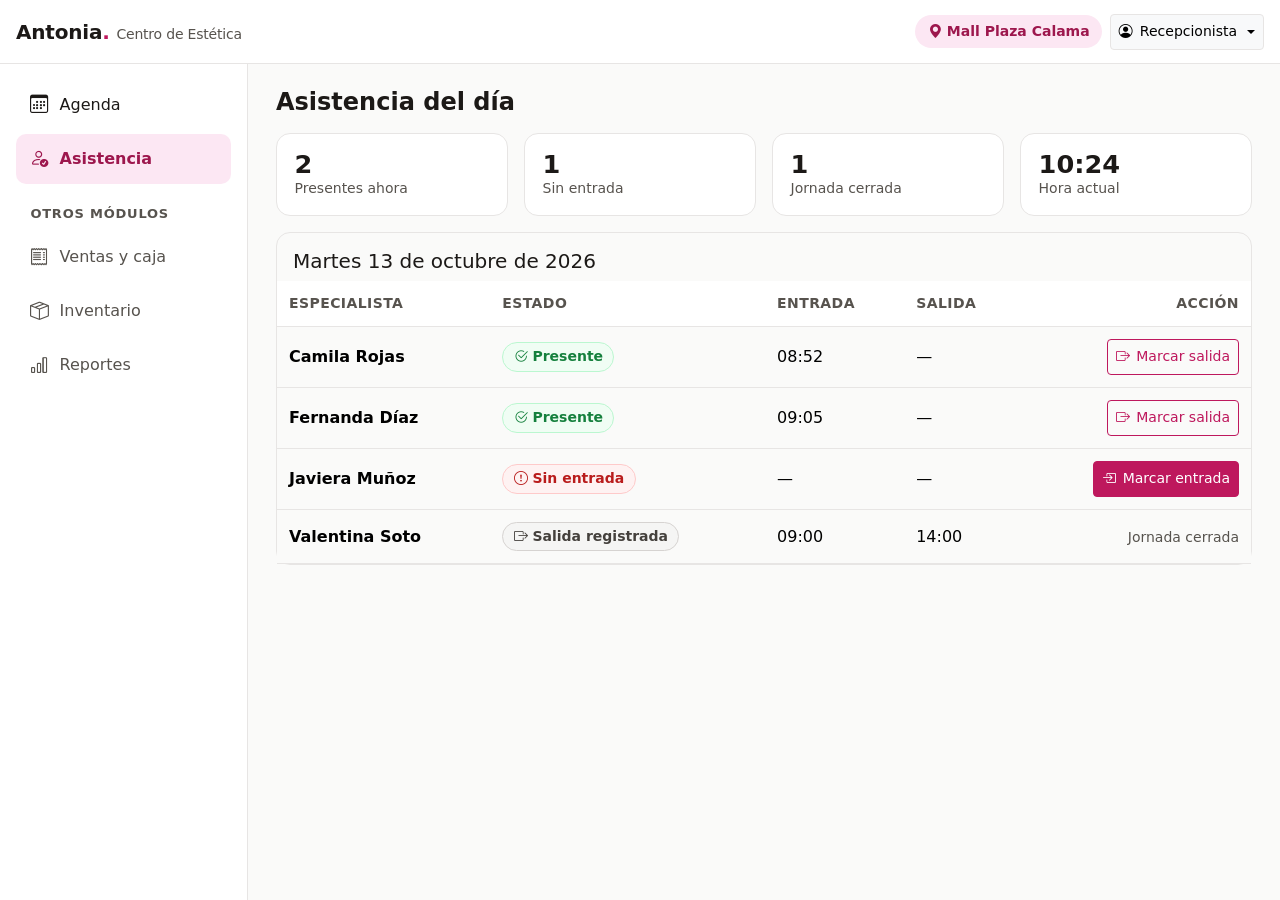
<file: prototipo-antonia/asistencia.html>
<!doctype html>
<html lang="es">
<head>
<meta charset="utf-8">
<meta name="viewport" content="width=device-width, initial-scale=1">
<title>Asistencia del día · Antonia Centro de Estética</title>
<link rel="stylesheet" href="static/bootstrap.min.css">
<link rel="stylesheet" href="static/bootstrap-icons.min.css">
<link rel="stylesheet" href="static/app.css">
<link rel="icon" href="data:image/svg+xml,%3Csvg xmlns='http://www.w3.org/2000/svg' viewBox='0 0 32 32'%3E%3Crect width='32' height='32' rx='8' fill='%23BE185D'/%3E%3Ctext x='16' y='23' font-size='20' text-anchor='middle' fill='white' font-family='Arial' font-weight='bold'%3EA%3C/text%3E%3C/svg%3E">
</head>
<body>
<header class="app-header d-flex align-items-center px-3 gap-3">
  <button class="btn btn-outline-secondary d-lg-none px-2" type="button" data-bs-toggle="offcanvas" data-bs-target="#menu" aria-controls="menu" aria-label="Abrir menú"><i class="bi bi-list fs-4"></i></button>
  <a class="brand fs-5" href="agenda.html">Antonia<span class="dot">.</span> <small class="d-none d-md-inline">Centro de Estética</small></a>
  <div class="ms-auto d-flex align-items-center gap-2 header-right">
    <span class="local-chip"><i class="bi bi-geo-alt-fill"></i> <span data-local>Mall Plaza Calama</span></span>
    <a data-rol="propietaria" class="btn btn-sm btn-outline-primary d-none d-sm-inline-flex" href="sucursales.html"><i class="bi bi-arrow-left-right"></i> Cambiar sucursal</a>
    <div class="dropdown">
      <button class="btn btn-sm btn-light border dropdown-toggle" data-bs-toggle="dropdown" aria-expanded="false"><i class="bi bi-person-circle"></i> <span class="d-none d-sm-inline" data-rol-nombre>Recepcionista</span></button>
      <ul class="dropdown-menu dropdown-menu-end">
        <li><span class="dropdown-item-text small text-muted">Sesión iniciada como <b data-rol-nombre>Recepcionista</b></span></li>
        <li data-rol="propietaria"><a class="dropdown-item" href="sucursales.html"><i class="bi bi-arrow-left-right"></i> Cambiar sucursal</a></li>
        <li><hr class="dropdown-divider"></li>
        <li><a class="dropdown-item" href="index.html" data-logout><i class="bi bi-box-arrow-right"></i> Cerrar sesión</a></li>
      </ul>
    </div>
  </div>
</header>
<div class="d-flex">
  <aside class="app-sidebar d-none d-lg-block"><ul class="nav flex-column gap-1 p-3 side-nav"><li class="nav-item"><a class="nav-link" href="agenda.html"><i class="bi bi-calendar3"></i>Agenda</a></li><li class="nav-item"><a class="nav-link active" href="asistencia.html" aria-current="page"><i class="bi bi-person-check"></i>Asistencia</a></li><li class="nav-item" data-rol="propietaria"><a class="nav-link" href="especialistas.html"><i class="bi bi-people"></i>Especialistas</a></li><li class="nav-item" data-rol="propietaria"><a class="nav-link" href="comisiones.html"><i class="bi bi-cash-coin"></i>Comisiones</a></li><li class="nav-item" data-rol="propietaria"><a class="nav-link" href="sucursales.html"><i class="bi bi-shop"></i>Sucursales</a></li><li class="sep">Otros módulos</li><li class="nav-item"><a class="nav-link otro" href="caja.html"><i class="bi bi-receipt"></i>Ventas y caja</a></li><li class="nav-item"><a class="nav-link otro" href="inventario.html"><i class="bi bi-box-seam"></i>Inventario</a></li><li class="nav-item"><a class="nav-link otro" href="reportes.html"><i class="bi bi-bar-chart"></i>Reportes</a></li></ul></aside>
  <div class="offcanvas offcanvas-start" tabindex="-1" id="menu" aria-labelledby="menuLabel" style="width:280px">
    <div class="offcanvas-header border-bottom"><h2 class="offcanvas-title h5 brand" id="menuLabel">Antonia<span class="dot">.</span></h2>
      <button type="button" class="btn-close" data-bs-dismiss="offcanvas" aria-label="Cerrar"></button></div>
    <div class="offcanvas-body p-0"><ul class="nav flex-column gap-1 p-3 side-nav"><li class="nav-item"><a class="nav-link" href="agenda.html"><i class="bi bi-calendar3"></i>Agenda</a></li><li class="nav-item"><a class="nav-link active" href="asistencia.html" aria-current="page"><i class="bi bi-person-check"></i>Asistencia</a></li><li class="nav-item" data-rol="propietaria"><a class="nav-link" href="especialistas.html"><i class="bi bi-people"></i>Especialistas</a></li><li class="nav-item" data-rol="propietaria"><a class="nav-link" href="comisiones.html"><i class="bi bi-cash-coin"></i>Comisiones</a></li><li class="nav-item" data-rol="propietaria"><a class="nav-link" href="sucursales.html"><i class="bi bi-shop"></i>Sucursales</a></li><li class="sep">Otros módulos</li><li class="nav-item"><a class="nav-link otro" href="caja.html"><i class="bi bi-receipt"></i>Ventas y caja</a></li><li class="nav-item"><a class="nav-link otro" href="inventario.html"><i class="bi bi-box-seam"></i>Inventario</a></li><li class="nav-item"><a class="nav-link otro" href="reportes.html"><i class="bi bi-bar-chart"></i>Reportes</a></li></ul></div>
  </div>
  <main class="app-main">
    
    <div class="d-flex flex-wrap align-items-center gap-2 mb-3">
      <h1 class="mb-0 me-2">Asistencia del día</h1>
      <div class="ms-auto d-flex flex-wrap gap-2 acciones"></div>
    </div>
    <div class="contenido">
<div class="row g-3 mb-3">
 <div class="col-6 col-md-3"><div class="stat"><div class="v">2</div><div class="l">Presentes ahora</div></div></div>
 <div class="col-6 col-md-3"><div class="stat"><div class="v">1</div><div class="l">Sin entrada</div></div></div>
 <div class="col-6 col-md-3"><div class="stat"><div class="v">1</div><div class="l">Jornada cerrada</div></div></div>
 <div class="col-6 col-md-3"><div class="stat"><div class="v">10:24</div><div class="l">Hora actual</div></div></div>
</div>
<div class="card mb-4"><div class="card-body pb-0"><h2 class="h5">Martes 13 de octubre de 2026</h2></div>
<div class="table-responsive"><table class="table align-middle mb-0">
<thead><tr><th>Especialista</th><th>Estado</th><th>Entrada</th><th>Salida</th><th class="text-end">Acción</th></tr></thead>
<tbody><tr><td class='fw-semibold'>Camila Rojas</td><td><span class="chip chip-presente"><i class="bi bi-check2-circle"></i>Presente</span></td><td>08:52</td><td>—</td><td class='text-end'><button class="btn btn-sm btn-outline-primary" data-bs-toggle="modal" data-bs-target="#mAs" data-tipo="salida" data-nom="Camila Rojas"><i class="bi bi-box-arrow-right"></i> Marcar salida</button></td></tr><tr><td class='fw-semibold'>Fernanda Díaz</td><td><span class="chip chip-presente"><i class="bi bi-check2-circle"></i>Presente</span></td><td>09:05</td><td>—</td><td class='text-end'><button class="btn btn-sm btn-outline-primary" data-bs-toggle="modal" data-bs-target="#mAs" data-tipo="salida" data-nom="Fernanda Díaz"><i class="bi bi-box-arrow-right"></i> Marcar salida</button></td></tr><tr><td class='fw-semibold'>Javiera Muñoz</td><td><span class="chip chip-sin"><i class="bi bi-exclamation-circle"></i>Sin entrada</span></td><td>—</td><td>—</td><td class='text-end'><button class="btn btn-sm btn-primary" data-bs-toggle="modal" data-bs-target="#mAs" data-tipo="entrada" data-nom="Javiera Muñoz"><i class="bi bi-box-arrow-in-right"></i> Marcar entrada</button></td></tr><tr><td class='fw-semibold'>Valentina Soto</td><td><span class="chip chip-salida"><i class="bi bi-box-arrow-right"></i>Salida registrada</span></td><td>09:00</td><td>14:00</td><td class='text-end'><span class="small text-muted">Jornada cerrada</span></td></tr></tbody></table></div></div>
<div data-rol="propietaria"><div class="card"><div class="card-body pb-0 d-flex flex-wrap align-items-center gap-2">
  <h2 class="h5 mb-0 me-auto">Días trabajados por período</h2>
  <select class="form-select" style="max-width:260px" aria-label="Período"><option>1 al 15 de octubre de 2026</option><option>16 al 30 de septiembre de 2026</option></select>
</div>
<div class="table-responsive mt-3"><table class="table mb-0"><thead><tr><th>Especialista</th><th class="text-end">Días</th><th class="text-end">Horas</th></tr></thead>
<tbody><tr><td>Camila Rojas</td><td class='text-end'>11</td><td class='text-end'>96,5</td></tr><tr><td>Fernanda Díaz</td><td class='text-end'>10</td><td class='text-end'>88,0</td></tr><tr><td>Javiera Muñoz</td><td class='text-end'>9</td><td class='text-end'>74,5</td></tr><tr><td>Valentina Soto</td><td class='text-end'>6</td><td class='text-end'>30,0</td></tr></tbody></table></div></div></div>
<div class="modal fade" id="mAs" tabindex="-1" aria-labelledby="mAsT" aria-hidden="true">
<div class="modal-dialog modal-dialog-centered "><div class="modal-content">
<div class="modal-header"><h2 class="modal-title h5" id="mAsT">Registrar asistencia</h2><button type="button" class="btn-close" data-bs-dismiss="modal" aria-label="Cerrar"></button></div>
<div class="modal-body"><p class="mb-0" id="asTxt"></p><p class="small text-muted mt-2 mb-0">Se guarda la fecha, la hora y el local.</p></div><div class="modal-footer"><button class="btn btn-outline-secondary" data-bs-dismiss="modal">Volver</button><a class="btn btn-primary" id="asOk" href="asistencia.html?ok=entrada"><i class="bi bi-check2"></i> Confirmar</a></div></div></div></div></div>
  </main>
</div>
<div class="toast-container position-fixed bottom-0 end-0 p-3">
  <div id="toast-ok" class="toast align-items-center text-bg-dark border-0" role="status" aria-live="polite" aria-atomic="true">
    <div class="d-flex"><div class="toast-body"><i class="bi bi-check-circle-fill text-success me-2"></i><span></span></div>
    <button type="button" class="btn-close btn-close-white me-2 m-auto" data-bs-dismiss="toast" aria-label="Cerrar"></button></div>
  </div>
</div>
<script src="static/bootstrap.bundle.min.js"></script>
<script src="static/app.js"></script>
<script>
document.getElementById("mAs").addEventListener("show.bs.modal", function (ev) {
  var b = ev.relatedTarget, tipo = b.getAttribute("data-tipo"), nom = b.getAttribute("data-nom");
  document.getElementById("asTxt").innerHTML = "¿Registrar la <b>" + tipo + "</b> de <b>" + nom + "</b> a las <b>10:24</b>?";
  document.getElementById("asOk").href = "asistencia.html?ok=" + tipo;
});
</script>
</body>
</html>
</file>
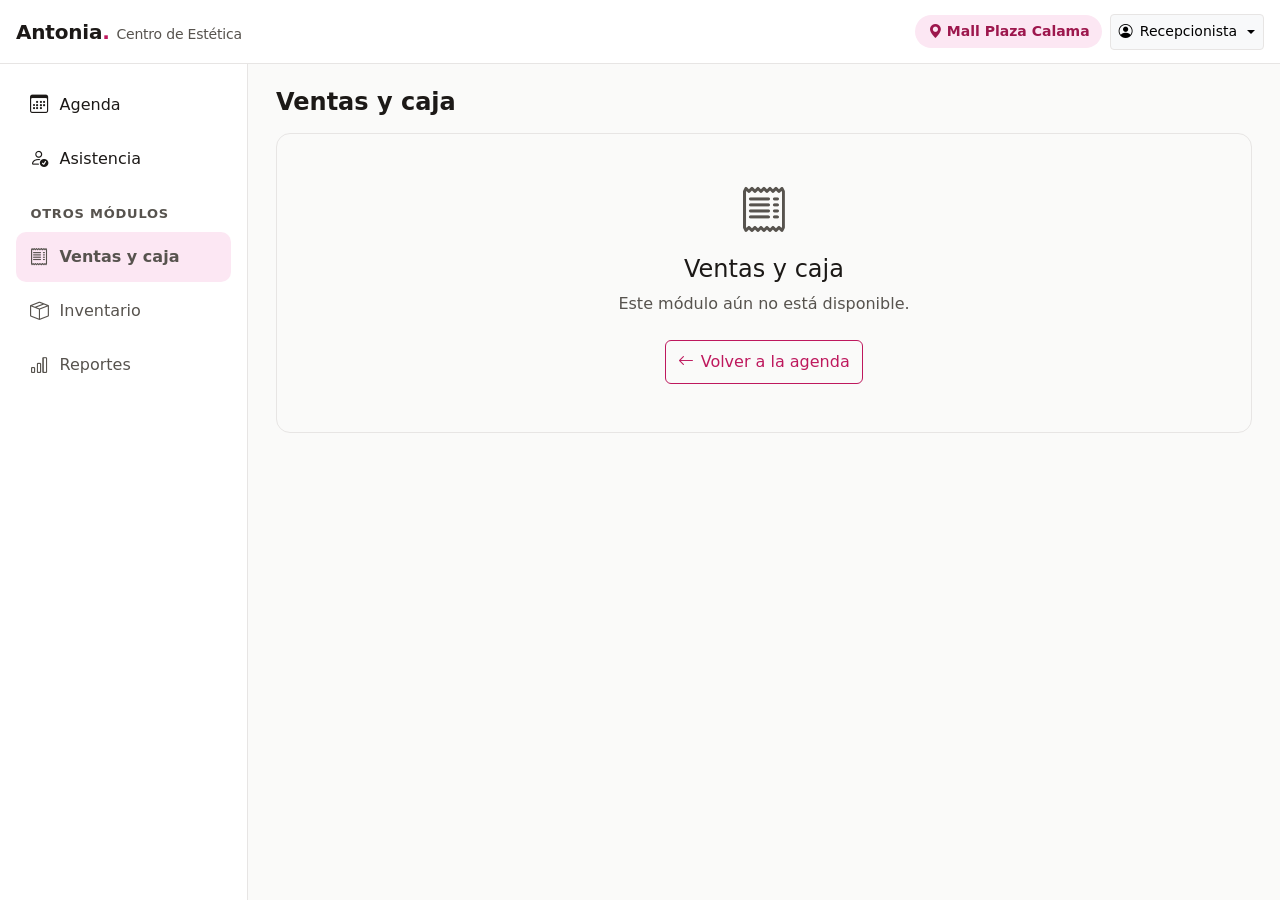
<file: prototipo-antonia/caja.html>
<!doctype html>
<html lang="es">
<head>
<meta charset="utf-8">
<meta name="viewport" content="width=device-width, initial-scale=1">
<title>Ventas y caja · Antonia Centro de Estética</title>
<link rel="stylesheet" href="static/bootstrap.min.css">
<link rel="stylesheet" href="static/bootstrap-icons.min.css">
<link rel="stylesheet" href="static/app.css">
<link rel="icon" href="data:image/svg+xml,%3Csvg xmlns='http://www.w3.org/2000/svg' viewBox='0 0 32 32'%3E%3Crect width='32' height='32' rx='8' fill='%23BE185D'/%3E%3Ctext x='16' y='23' font-size='20' text-anchor='middle' fill='white' font-family='Arial' font-weight='bold'%3EA%3C/text%3E%3C/svg%3E">
</head>
<body>
<header class="app-header d-flex align-items-center px-3 gap-3">
  <button class="btn btn-outline-secondary d-lg-none px-2" type="button" data-bs-toggle="offcanvas" data-bs-target="#menu" aria-controls="menu" aria-label="Abrir menú"><i class="bi bi-list fs-4"></i></button>
  <a class="brand fs-5" href="agenda.html">Antonia<span class="dot">.</span> <small class="d-none d-md-inline">Centro de Estética</small></a>
  <div class="ms-auto d-flex align-items-center gap-2 header-right">
    <span class="local-chip"><i class="bi bi-geo-alt-fill"></i> <span data-local>Mall Plaza Calama</span></span>
    <a data-rol="propietaria" class="btn btn-sm btn-outline-primary d-none d-sm-inline-flex" href="sucursales.html"><i class="bi bi-arrow-left-right"></i> Cambiar sucursal</a>
    <div class="dropdown">
      <button class="btn btn-sm btn-light border dropdown-toggle" data-bs-toggle="dropdown" aria-expanded="false"><i class="bi bi-person-circle"></i> <span class="d-none d-sm-inline" data-rol-nombre>Recepcionista</span></button>
      <ul class="dropdown-menu dropdown-menu-end">
        <li><span class="dropdown-item-text small text-muted">Sesión iniciada como <b data-rol-nombre>Recepcionista</b></span></li>
        <li data-rol="propietaria"><a class="dropdown-item" href="sucursales.html"><i class="bi bi-arrow-left-right"></i> Cambiar sucursal</a></li>
        <li><hr class="dropdown-divider"></li>
        <li><a class="dropdown-item" href="index.html" data-logout><i class="bi bi-box-arrow-right"></i> Cerrar sesión</a></li>
      </ul>
    </div>
  </div>
</header>
<div class="d-flex">
  <aside class="app-sidebar d-none d-lg-block"><ul class="nav flex-column gap-1 p-3 side-nav"><li class="nav-item"><a class="nav-link" href="agenda.html"><i class="bi bi-calendar3"></i>Agenda</a></li><li class="nav-item"><a class="nav-link" href="asistencia.html"><i class="bi bi-person-check"></i>Asistencia</a></li><li class="nav-item" data-rol="propietaria"><a class="nav-link" href="especialistas.html"><i class="bi bi-people"></i>Especialistas</a></li><li class="nav-item" data-rol="propietaria"><a class="nav-link" href="comisiones.html"><i class="bi bi-cash-coin"></i>Comisiones</a></li><li class="nav-item" data-rol="propietaria"><a class="nav-link" href="sucursales.html"><i class="bi bi-shop"></i>Sucursales</a></li><li class="sep">Otros módulos</li><li class="nav-item"><a class="nav-link otro active" href="caja.html"><i class="bi bi-receipt"></i>Ventas y caja</a></li><li class="nav-item"><a class="nav-link otro" href="inventario.html"><i class="bi bi-box-seam"></i>Inventario</a></li><li class="nav-item"><a class="nav-link otro" href="reportes.html"><i class="bi bi-bar-chart"></i>Reportes</a></li></ul></aside>
  <div class="offcanvas offcanvas-start" tabindex="-1" id="menu" aria-labelledby="menuLabel" style="width:280px">
    <div class="offcanvas-header border-bottom"><h2 class="offcanvas-title h5 brand" id="menuLabel">Antonia<span class="dot">.</span></h2>
      <button type="button" class="btn-close" data-bs-dismiss="offcanvas" aria-label="Cerrar"></button></div>
    <div class="offcanvas-body p-0"><ul class="nav flex-column gap-1 p-3 side-nav"><li class="nav-item"><a class="nav-link" href="agenda.html"><i class="bi bi-calendar3"></i>Agenda</a></li><li class="nav-item"><a class="nav-link" href="asistencia.html"><i class="bi bi-person-check"></i>Asistencia</a></li><li class="nav-item" data-rol="propietaria"><a class="nav-link" href="especialistas.html"><i class="bi bi-people"></i>Especialistas</a></li><li class="nav-item" data-rol="propietaria"><a class="nav-link" href="comisiones.html"><i class="bi bi-cash-coin"></i>Comisiones</a></li><li class="nav-item" data-rol="propietaria"><a class="nav-link" href="sucursales.html"><i class="bi bi-shop"></i>Sucursales</a></li><li class="sep">Otros módulos</li><li class="nav-item"><a class="nav-link otro active" href="caja.html"><i class="bi bi-receipt"></i>Ventas y caja</a></li><li class="nav-item"><a class="nav-link otro" href="inventario.html"><i class="bi bi-box-seam"></i>Inventario</a></li><li class="nav-item"><a class="nav-link otro" href="reportes.html"><i class="bi bi-bar-chart"></i>Reportes</a></li></ul></div>
  </div>
  <main class="app-main">
    
    <div class="d-flex flex-wrap align-items-center gap-2 mb-3">
      <h1 class="mb-0 me-2">Ventas y caja</h1>
      <div class="ms-auto d-flex flex-wrap gap-2 acciones"></div>
    </div>
    <div class="contenido"><div class="card"><div class="card-body text-center py-5">
<i class="bi bi-receipt display-5 text-muted"></i><h2 class="h4 mt-3">Ventas y caja</h2>
<p class="text-muted mb-4" style="max-width:520px;margin:auto">Este módulo aún no está disponible.</p>
<a class="btn btn-outline-primary" href="agenda.html"><i class="bi bi-arrow-left"></i> Volver a la agenda</a></div></div></div>
  </main>
</div>
<div class="toast-container position-fixed bottom-0 end-0 p-3">
  <div id="toast-ok" class="toast align-items-center text-bg-dark border-0" role="status" aria-live="polite" aria-atomic="true">
    <div class="d-flex"><div class="toast-body"><i class="bi bi-check-circle-fill text-success me-2"></i><span></span></div>
    <button type="button" class="btn-close btn-close-white me-2 m-auto" data-bs-dismiss="toast" aria-label="Cerrar"></button></div>
  </div>
</div>
<script src="static/bootstrap.bundle.min.js"></script>
<script src="static/app.js"></script>

</body>
</html>
</file>
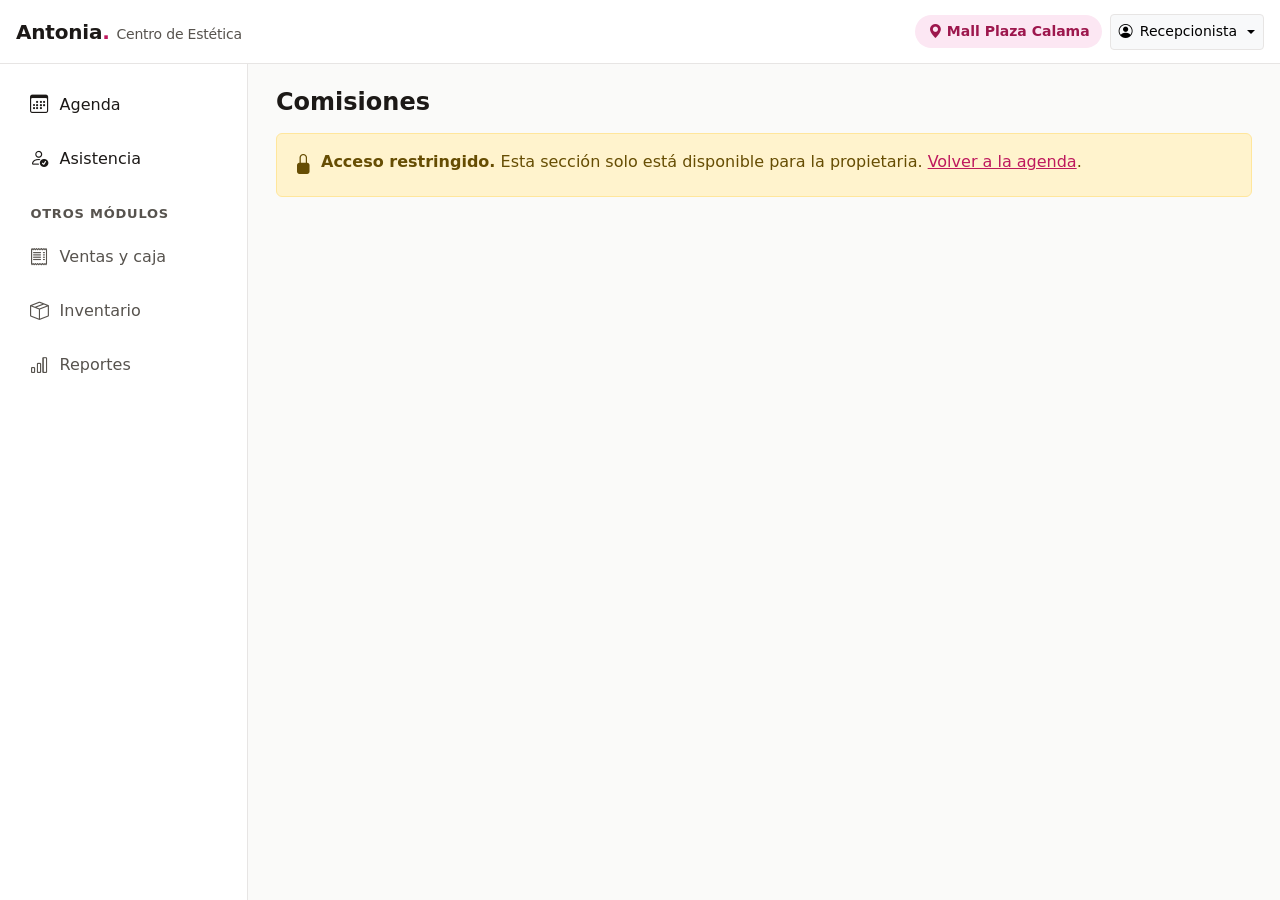
<file: prototipo-antonia/comisiones.html>
<!doctype html>
<html lang="es">
<head>
<meta charset="utf-8">
<meta name="viewport" content="width=device-width, initial-scale=1">
<title>Comisiones · Antonia Centro de Estética</title>
<link rel="stylesheet" href="static/bootstrap.min.css">
<link rel="stylesheet" href="static/bootstrap-icons.min.css">
<link rel="stylesheet" href="static/app.css">
<link rel="icon" href="data:image/svg+xml,%3Csvg xmlns='http://www.w3.org/2000/svg' viewBox='0 0 32 32'%3E%3Crect width='32' height='32' rx='8' fill='%23BE185D'/%3E%3Ctext x='16' y='23' font-size='20' text-anchor='middle' fill='white' font-family='Arial' font-weight='bold'%3EA%3C/text%3E%3C/svg%3E">
</head>
<body data-solo="propietaria">
<header class="app-header d-flex align-items-center px-3 gap-3">
  <button class="btn btn-outline-secondary d-lg-none px-2" type="button" data-bs-toggle="offcanvas" data-bs-target="#menu" aria-controls="menu" aria-label="Abrir menú"><i class="bi bi-list fs-4"></i></button>
  <a class="brand fs-5" href="agenda.html">Antonia<span class="dot">.</span> <small class="d-none d-md-inline">Centro de Estética</small></a>
  <div class="ms-auto d-flex align-items-center gap-2 header-right">
    <span class="local-chip"><i class="bi bi-geo-alt-fill"></i> <span data-local>Mall Plaza Calama</span></span>
    <a data-rol="propietaria" class="btn btn-sm btn-outline-primary d-none d-sm-inline-flex" href="sucursales.html"><i class="bi bi-arrow-left-right"></i> Cambiar sucursal</a>
    <div class="dropdown">
      <button class="btn btn-sm btn-light border dropdown-toggle" data-bs-toggle="dropdown" aria-expanded="false"><i class="bi bi-person-circle"></i> <span class="d-none d-sm-inline" data-rol-nombre>Recepcionista</span></button>
      <ul class="dropdown-menu dropdown-menu-end">
        <li><span class="dropdown-item-text small text-muted">Sesión iniciada como <b data-rol-nombre>Recepcionista</b></span></li>
        <li data-rol="propietaria"><a class="dropdown-item" href="sucursales.html"><i class="bi bi-arrow-left-right"></i> Cambiar sucursal</a></li>
        <li><hr class="dropdown-divider"></li>
        <li><a class="dropdown-item" href="index.html" data-logout><i class="bi bi-box-arrow-right"></i> Cerrar sesión</a></li>
      </ul>
    </div>
  </div>
</header>
<div class="d-flex">
  <aside class="app-sidebar d-none d-lg-block"><ul class="nav flex-column gap-1 p-3 side-nav"><li class="nav-item"><a class="nav-link" href="agenda.html"><i class="bi bi-calendar3"></i>Agenda</a></li><li class="nav-item"><a class="nav-link" href="asistencia.html"><i class="bi bi-person-check"></i>Asistencia</a></li><li class="nav-item" data-rol="propietaria"><a class="nav-link" href="especialistas.html"><i class="bi bi-people"></i>Especialistas</a></li><li class="nav-item" data-rol="propietaria"><a class="nav-link active" href="comisiones.html" aria-current="page"><i class="bi bi-cash-coin"></i>Comisiones</a></li><li class="nav-item" data-rol="propietaria"><a class="nav-link" href="sucursales.html"><i class="bi bi-shop"></i>Sucursales</a></li><li class="sep">Otros módulos</li><li class="nav-item"><a class="nav-link otro" href="caja.html"><i class="bi bi-receipt"></i>Ventas y caja</a></li><li class="nav-item"><a class="nav-link otro" href="inventario.html"><i class="bi bi-box-seam"></i>Inventario</a></li><li class="nav-item"><a class="nav-link otro" href="reportes.html"><i class="bi bi-bar-chart"></i>Reportes</a></li></ul></aside>
  <div class="offcanvas offcanvas-start" tabindex="-1" id="menu" aria-labelledby="menuLabel" style="width:280px">
    <div class="offcanvas-header border-bottom"><h2 class="offcanvas-title h5 brand" id="menuLabel">Antonia<span class="dot">.</span></h2>
      <button type="button" class="btn-close" data-bs-dismiss="offcanvas" aria-label="Cerrar"></button></div>
    <div class="offcanvas-body p-0"><ul class="nav flex-column gap-1 p-3 side-nav"><li class="nav-item"><a class="nav-link" href="agenda.html"><i class="bi bi-calendar3"></i>Agenda</a></li><li class="nav-item"><a class="nav-link" href="asistencia.html"><i class="bi bi-person-check"></i>Asistencia</a></li><li class="nav-item" data-rol="propietaria"><a class="nav-link" href="especialistas.html"><i class="bi bi-people"></i>Especialistas</a></li><li class="nav-item" data-rol="propietaria"><a class="nav-link active" href="comisiones.html" aria-current="page"><i class="bi bi-cash-coin"></i>Comisiones</a></li><li class="nav-item" data-rol="propietaria"><a class="nav-link" href="sucursales.html"><i class="bi bi-shop"></i>Sucursales</a></li><li class="sep">Otros módulos</li><li class="nav-item"><a class="nav-link otro" href="caja.html"><i class="bi bi-receipt"></i>Ventas y caja</a></li><li class="nav-item"><a class="nav-link otro" href="inventario.html"><i class="bi bi-box-seam"></i>Inventario</a></li><li class="nav-item"><a class="nav-link otro" href="reportes.html"><i class="bi bi-bar-chart"></i>Reportes</a></li></ul></div>
  </div>
  <main class="app-main">
    
    <div class="d-flex flex-wrap align-items-center gap-2 mb-3">
      <h1 class="mb-0 me-2">Comisiones</h1>
      <div class="ms-auto d-flex flex-wrap gap-2 acciones"><a class="btn btn-primary" href="comisiones.html?ok=aprobada"><i class="bi bi-check2-all"></i> Aprobar liquidación</a></div>
    </div>
    <div class="contenido">
<div class="card mb-3"><div class="card-body d-flex flex-wrap align-items-end gap-2">
  <div><label class="form-label" for="per">Período de pago</label>
  <select class="form-select" id="per" style="min-width:260px"><option>1 al 15 de octubre de 2026</option><option>16 al 30 de septiembre de 2026</option><option>1 al 15 de septiembre de 2026</option></select></div>
  <div><label class="form-label" for="loc">Sucursal</label>
  <select class="form-select" id="loc"><option>Todas</option><option>Mall Plaza Calama</option><option>Vargas</option><option>J. A. Espinosa</option></select></div>
  <a class="btn btn-outline-primary" href="comisiones.html"><i class="bi bi-calculator"></i> Calcular</a>
</div></div>
<div class="row g-3 mb-3">
 <div class="col-6 col-lg-3"><div class="stat"><div class="v">$523.700</div><div class="l">Total en comisiones</div></div></div>
 <div class="col-6 col-lg-3"><div class="stat"><div class="v">$1.440.000</div><div class="l">Ventas consideradas</div></div></div>
 <div class="col-6 col-lg-3"><div class="stat"><div class="v">99</div><div class="l">Servicios realizados</div></div></div>
 <div class="col-6 col-lg-3"><div class="stat"><div class="v">3</div><div class="l">Vouchers anulados excluidos</div></div></div>
</div>
<div class="card"><div class="table-responsive"><table class="table align-middle mb-0">
<thead><tr><th>Especialista</th><th class="text-end d-none d-md-table-cell">Servicios</th><th class="text-end d-none d-md-table-cell">Monto base</th><th class="text-end">Comisión</th><th class="text-end">Detalle</th></tr></thead>
<tbody><tr><td class='fw-semibold'>Camila Rojas</td><td class='text-end d-none d-md-table-cell'>30</td><td class='text-end d-none d-md-table-cell'>$593.000</td><td class='text-end fw-bold'>$237.200</td><td class='text-end'><button class='btn btn-sm btn-outline-primary' data-bs-toggle='modal' data-bs-target='#mcamila' aria-label='Ver detalle de Camila Rojas'><i class='bi bi-list-ul'></i><span class='d-none d-md-inline'> Ver detalle</span></button></td></tr><tr><td class='fw-semibold'>Fernanda Díaz</td><td class='text-end d-none d-md-table-cell'>26</td><td class='text-end d-none d-md-table-cell'>$376.000</td><td class='text-end fw-bold'>$131.600</td><td class='text-end'><button class='btn btn-sm btn-outline-primary' data-bs-toggle='modal' data-bs-target='#mfernanda' aria-label='Ver detalle de Fernanda Díaz'><i class='bi bi-list-ul'></i><span class='d-none d-md-inline'> Ver detalle</span></button></td></tr><tr><td class='fw-semibold'>Javiera Muñoz</td><td class='text-end d-none d-md-table-cell'>33</td><td class='text-end d-none d-md-table-cell'>$295.000</td><td class='text-end fw-bold'>$88.500</td><td class='text-end'><button class='btn btn-sm btn-outline-primary' data-bs-toggle='modal' data-bs-target='#mjaviera' aria-label='Ver detalle de Javiera Muñoz'><i class='bi bi-list-ul'></i><span class='d-none d-md-inline'> Ver detalle</span></button></td></tr><tr><td class='fw-semibold'>Valentina Soto</td><td class='text-end d-none d-md-table-cell'>10</td><td class='text-end d-none d-md-table-cell'>$176.000</td><td class='text-end fw-bold'>$66.400</td><td class='text-end'><button class='btn btn-sm btn-outline-primary' data-bs-toggle='modal' data-bs-target='#mvalentina' aria-label='Ver detalle de Valentina Soto'><i class='bi bi-list-ul'></i><span class='d-none d-md-inline'> Ver detalle</span></button></td></tr></tbody>
<tfoot><tr><th>Total</th><th class="text-end d-none d-md-table-cell">99</th><th class="text-end d-none d-md-table-cell">$1.440.000</th><th class="text-end">$523.700</th><th></th></tr></tfoot></table></div></div>
<div class="modal fade" id="mcamila" tabindex="-1" aria-labelledby="mcamilaT" aria-hidden="true">
<div class="modal-dialog modal-dialog-centered modal-lg"><div class="modal-content">
<div class="modal-header"><h2 class="modal-title h5" id="mcamilaT">Detalle de Camila Rojas · 1 al 15 de octubre</h2><button type="button" class="btn-close" data-bs-dismiss="modal" aria-label="Cerrar"></button></div>
<div class="modal-body"><div class='table-responsive'><table class='table mb-0'><thead><tr><th>Servicio</th><th class='text-end'>Cantidad</th><th class='text-end'>Monto base</th><th class='text-end'>%</th><th class='text-end'>Comisión</th></tr></thead><tbody><tr><td>Manicure permanente</td><td class='text-end'>18</td><td class='text-end'>$306.000</td><td class='text-end'>40 %</td><td class='text-end fw-semibold'>$122.400</td></tr><tr><td>Uñas acrílicas</td><td class='text-end'>7</td><td class='text-end'>$203.000</td><td class='text-end'>40 %</td><td class='text-end fw-semibold'>$81.200</td></tr><tr><td>Pedicure</td><td class='text-end'>5</td><td class='text-end'>$84.000</td><td class='text-end'>40 %</td><td class='text-end fw-semibold'>$33.600</td></tr></tbody><tfoot><tr><th colspan='4'>Total</th><th class='text-end'>$237.200</th></tr></tfoot></table></div></div><div class="modal-footer"><button class="btn btn-outline-secondary" data-bs-dismiss="modal">Cerrar</button></div></div></div></div><div class="modal fade" id="mfernanda" tabindex="-1" aria-labelledby="mfernandaT" aria-hidden="true">
<div class="modal-dialog modal-dialog-centered modal-lg"><div class="modal-content">
<div class="modal-header"><h2 class="modal-title h5" id="mfernandaT">Detalle de Fernanda Díaz · 1 al 15 de octubre</h2><button type="button" class="btn-close" data-bs-dismiss="modal" aria-label="Cerrar"></button></div>
<div class="modal-body"><div class='table-responsive'><table class='table mb-0'><thead><tr><th>Servicio</th><th class='text-end'>Cantidad</th><th class='text-end'>Monto base</th><th class='text-end'>%</th><th class='text-end'>Comisión</th></tr></thead><tbody><tr><td>Lifting de pestañas</td><td class='text-end'>14</td><td class='text-end'>$280.000</td><td class='text-end'>35 %</td><td class='text-end fw-semibold'>$98.000</td></tr><tr><td>Diseño de cejas</td><td class='text-end'>12</td><td class='text-end'>$96.000</td><td class='text-end'>35 %</td><td class='text-end fw-semibold'>$33.600</td></tr></tbody><tfoot><tr><th colspan='4'>Total</th><th class='text-end'>$131.600</th></tr></tfoot></table></div></div><div class="modal-footer"><button class="btn btn-outline-secondary" data-bs-dismiss="modal">Cerrar</button></div></div></div></div><div class="modal fade" id="mjaviera" tabindex="-1" aria-labelledby="mjavieraT" aria-hidden="true">
<div class="modal-dialog modal-dialog-centered modal-lg"><div class="modal-content">
<div class="modal-header"><h2 class="modal-title h5" id="mjavieraT">Detalle de Javiera Muñoz · 1 al 15 de octubre</h2><button type="button" class="btn-close" data-bs-dismiss="modal" aria-label="Cerrar"></button></div>
<div class="modal-body"><div class='table-responsive'><table class='table mb-0'><thead><tr><th>Servicio</th><th class='text-end'>Cantidad</th><th class='text-end'>Monto base</th><th class='text-end'>%</th><th class='text-end'>Comisión</th></tr></thead><tbody><tr><td>Depilación facial</td><td class='text-end'>16</td><td class='text-end'>$112.000</td><td class='text-end'>30 %</td><td class='text-end fw-semibold'>$33.600</td></tr><tr><td>Depilación de piernas</td><td class='text-end'>9</td><td class='text-end'>$135.000</td><td class='text-end'>30 %</td><td class='text-end fw-semibold'>$40.500</td></tr><tr><td>Depilación axilas</td><td class='text-end'>8</td><td class='text-end'>$48.000</td><td class='text-end'>30 %</td><td class='text-end fw-semibold'>$14.400</td></tr></tbody><tfoot><tr><th colspan='4'>Total</th><th class='text-end'>$88.500</th></tr></tfoot></table></div></div><div class="modal-footer"><button class="btn btn-outline-secondary" data-bs-dismiss="modal">Cerrar</button></div></div></div></div><div class="modal fade" id="mvalentina" tabindex="-1" aria-labelledby="mvalentinaT" aria-hidden="true">
<div class="modal-dialog modal-dialog-centered modal-lg"><div class="modal-content">
<div class="modal-header"><h2 class="modal-title h5" id="mvalentinaT">Detalle de Valentina Soto · 1 al 15 de octubre</h2><button type="button" class="btn-close" data-bs-dismiss="modal" aria-label="Cerrar"></button></div>
<div class="modal-body"><div class='table-responsive'><table class='table mb-0'><thead><tr><th>Servicio</th><th class='text-end'>Cantidad</th><th class='text-end'>Monto base</th><th class='text-end'>%</th><th class='text-end'>Comisión</th></tr></thead><tbody><tr><td>Manicure permanente</td><td class='text-end'>6</td><td class='text-end'>$96.000</td><td class='text-end'>40 %</td><td class='text-end fw-semibold'>$38.400</td></tr><tr><td>Lifting de pestañas</td><td class='text-end'>4</td><td class='text-end'>$80.000</td><td class='text-end'>35 %</td><td class='text-end fw-semibold'>$28.000</td></tr></tbody><tfoot><tr><th colspan='4'>Total</th><th class='text-end'>$66.400</th></tr></tfoot></table></div></div><div class="modal-footer"><button class="btn btn-outline-secondary" data-bs-dismiss="modal">Cerrar</button></div></div></div></div></div>
  </main>
</div>
<div class="toast-container position-fixed bottom-0 end-0 p-3">
  <div id="toast-ok" class="toast align-items-center text-bg-dark border-0" role="status" aria-live="polite" aria-atomic="true">
    <div class="d-flex"><div class="toast-body"><i class="bi bi-check-circle-fill text-success me-2"></i><span></span></div>
    <button type="button" class="btn-close btn-close-white me-2 m-auto" data-bs-dismiss="toast" aria-label="Cerrar"></button></div>
  </div>
</div>
<script src="static/bootstrap.bundle.min.js"></script>
<script src="static/app.js"></script>

</body>
</html>
</file>
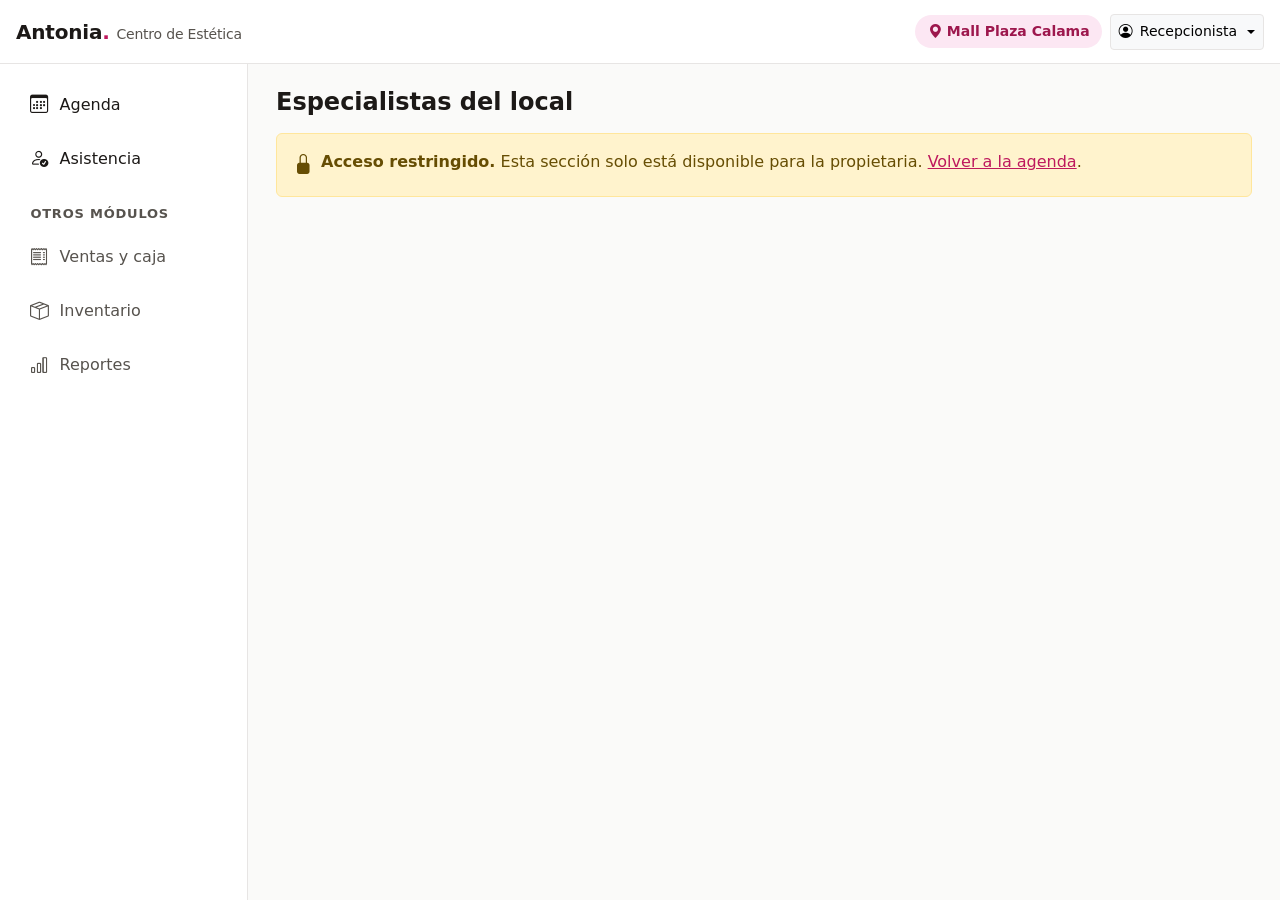
<file: prototipo-antonia/especialistas.html>
<!doctype html>
<html lang="es">
<head>
<meta charset="utf-8">
<meta name="viewport" content="width=device-width, initial-scale=1">
<title>Especialistas del local · Antonia Centro de Estética</title>
<link rel="stylesheet" href="static/bootstrap.min.css">
<link rel="stylesheet" href="static/bootstrap-icons.min.css">
<link rel="stylesheet" href="static/app.css">
<link rel="icon" href="data:image/svg+xml,%3Csvg xmlns='http://www.w3.org/2000/svg' viewBox='0 0 32 32'%3E%3Crect width='32' height='32' rx='8' fill='%23BE185D'/%3E%3Ctext x='16' y='23' font-size='20' text-anchor='middle' fill='white' font-family='Arial' font-weight='bold'%3EA%3C/text%3E%3C/svg%3E">
</head>
<body data-solo="propietaria">
<header class="app-header d-flex align-items-center px-3 gap-3">
  <button class="btn btn-outline-secondary d-lg-none px-2" type="button" data-bs-toggle="offcanvas" data-bs-target="#menu" aria-controls="menu" aria-label="Abrir menú"><i class="bi bi-list fs-4"></i></button>
  <a class="brand fs-5" href="agenda.html">Antonia<span class="dot">.</span> <small class="d-none d-md-inline">Centro de Estética</small></a>
  <div class="ms-auto d-flex align-items-center gap-2 header-right">
    <span class="local-chip"><i class="bi bi-geo-alt-fill"></i> <span data-local>Mall Plaza Calama</span></span>
    <a data-rol="propietaria" class="btn btn-sm btn-outline-primary d-none d-sm-inline-flex" href="sucursales.html"><i class="bi bi-arrow-left-right"></i> Cambiar sucursal</a>
    <div class="dropdown">
      <button class="btn btn-sm btn-light border dropdown-toggle" data-bs-toggle="dropdown" aria-expanded="false"><i class="bi bi-person-circle"></i> <span class="d-none d-sm-inline" data-rol-nombre>Recepcionista</span></button>
      <ul class="dropdown-menu dropdown-menu-end">
        <li><span class="dropdown-item-text small text-muted">Sesión iniciada como <b data-rol-nombre>Recepcionista</b></span></li>
        <li data-rol="propietaria"><a class="dropdown-item" href="sucursales.html"><i class="bi bi-arrow-left-right"></i> Cambiar sucursal</a></li>
        <li><hr class="dropdown-divider"></li>
        <li><a class="dropdown-item" href="index.html" data-logout><i class="bi bi-box-arrow-right"></i> Cerrar sesión</a></li>
      </ul>
    </div>
  </div>
</header>
<div class="d-flex">
  <aside class="app-sidebar d-none d-lg-block"><ul class="nav flex-column gap-1 p-3 side-nav"><li class="nav-item"><a class="nav-link" href="agenda.html"><i class="bi bi-calendar3"></i>Agenda</a></li><li class="nav-item"><a class="nav-link" href="asistencia.html"><i class="bi bi-person-check"></i>Asistencia</a></li><li class="nav-item" data-rol="propietaria"><a class="nav-link active" href="especialistas.html" aria-current="page"><i class="bi bi-people"></i>Especialistas</a></li><li class="nav-item" data-rol="propietaria"><a class="nav-link" href="comisiones.html"><i class="bi bi-cash-coin"></i>Comisiones</a></li><li class="nav-item" data-rol="propietaria"><a class="nav-link" href="sucursales.html"><i class="bi bi-shop"></i>Sucursales</a></li><li class="sep">Otros módulos</li><li class="nav-item"><a class="nav-link otro" href="caja.html"><i class="bi bi-receipt"></i>Ventas y caja</a></li><li class="nav-item"><a class="nav-link otro" href="inventario.html"><i class="bi bi-box-seam"></i>Inventario</a></li><li class="nav-item"><a class="nav-link otro" href="reportes.html"><i class="bi bi-bar-chart"></i>Reportes</a></li></ul></aside>
  <div class="offcanvas offcanvas-start" tabindex="-1" id="menu" aria-labelledby="menuLabel" style="width:280px">
    <div class="offcanvas-header border-bottom"><h2 class="offcanvas-title h5 brand" id="menuLabel">Antonia<span class="dot">.</span></h2>
      <button type="button" class="btn-close" data-bs-dismiss="offcanvas" aria-label="Cerrar"></button></div>
    <div class="offcanvas-body p-0"><ul class="nav flex-column gap-1 p-3 side-nav"><li class="nav-item"><a class="nav-link" href="agenda.html"><i class="bi bi-calendar3"></i>Agenda</a></li><li class="nav-item"><a class="nav-link" href="asistencia.html"><i class="bi bi-person-check"></i>Asistencia</a></li><li class="nav-item" data-rol="propietaria"><a class="nav-link active" href="especialistas.html" aria-current="page"><i class="bi bi-people"></i>Especialistas</a></li><li class="nav-item" data-rol="propietaria"><a class="nav-link" href="comisiones.html"><i class="bi bi-cash-coin"></i>Comisiones</a></li><li class="nav-item" data-rol="propietaria"><a class="nav-link" href="sucursales.html"><i class="bi bi-shop"></i>Sucursales</a></li><li class="sep">Otros módulos</li><li class="nav-item"><a class="nav-link otro" href="caja.html"><i class="bi bi-receipt"></i>Ventas y caja</a></li><li class="nav-item"><a class="nav-link otro" href="inventario.html"><i class="bi bi-box-seam"></i>Inventario</a></li><li class="nav-item"><a class="nav-link otro" href="reportes.html"><i class="bi bi-bar-chart"></i>Reportes</a></li></ul></div>
  </div>
  <main class="app-main">
    
    <div class="d-flex flex-wrap align-items-center gap-2 mb-3">
      <h1 class="mb-0 me-2">Especialistas del local</h1>
      <div class="ms-auto d-flex flex-wrap gap-2 acciones"><button class="btn btn-primary" data-bs-toggle="modal" data-bs-target="#mEsp"><i class="bi bi-person-plus"></i> Agregar especialista</button></div>
    </div>
    <div class="contenido">
<div class="card"><div class="table-responsive"><table class="table align-middle mb-0">
<thead><tr><th>Especialista</th><th>Servicios que realiza</th><th>Estado</th><th class="text-end">Acciones</th></tr></thead>
<tbody><tr><td class='fw-semibold'>Camila Rojas<div class='small text-muted fw-normal'>+56 9 6123 4501</div></td><td><div class='d-flex flex-wrap gap-1'><span class="chip chip-servicio">Manicure permanente</span> <span class="chip chip-servicio">Uñas acrílicas</span> <span class="chip chip-servicio">Pedicure</span></div></td><td><span class="chip chip-presente"><i class="bi bi-check2-circle"></i>Activa</span></td><td class='text-end text-nowrap'><button class="btn btn-sm btn-outline-secondary" data-bs-toggle="modal" data-bs-target="#mEsp" data-nom="Camila Rojas"><i class="bi bi-pencil"></i> Editar</button> <button class="btn btn-sm btn-outline-danger" data-bs-toggle="modal" data-bs-target="#mDes" data-nom="Camila Rojas"><i class="bi bi-person-dash"></i> Desactivar</button></td></tr><tr><td class='fw-semibold'>Fernanda Díaz<div class='small text-muted fw-normal'>+56 9 6123 4502</div></td><td><div class='d-flex flex-wrap gap-1'><span class="chip chip-servicio">Lifting de pestañas</span> <span class="chip chip-servicio">Diseño de cejas</span></div></td><td><span class="chip chip-presente"><i class="bi bi-check2-circle"></i>Activa</span></td><td class='text-end text-nowrap'><button class="btn btn-sm btn-outline-secondary" data-bs-toggle="modal" data-bs-target="#mEsp" data-nom="Fernanda Díaz"><i class="bi bi-pencil"></i> Editar</button> <button class="btn btn-sm btn-outline-danger" data-bs-toggle="modal" data-bs-target="#mDes" data-nom="Fernanda Díaz"><i class="bi bi-person-dash"></i> Desactivar</button></td></tr><tr><td class='fw-semibold'>Javiera Muñoz<div class='small text-muted fw-normal'>+56 9 6123 4503</div></td><td><div class='d-flex flex-wrap gap-1'><span class="chip chip-servicio">Depilación facial</span> <span class="chip chip-servicio">Depilación de piernas</span> <span class="chip chip-servicio">Depilación axilas</span></div></td><td><span class="chip chip-presente"><i class="bi bi-check2-circle"></i>Activa</span></td><td class='text-end text-nowrap'><button class="btn btn-sm btn-outline-secondary" data-bs-toggle="modal" data-bs-target="#mEsp" data-nom="Javiera Muñoz"><i class="bi bi-pencil"></i> Editar</button> <button class="btn btn-sm btn-outline-danger" data-bs-toggle="modal" data-bs-target="#mDes" data-nom="Javiera Muñoz"><i class="bi bi-person-dash"></i> Desactivar</button></td></tr><tr><td class='fw-semibold'>Valentina Soto<div class='small text-muted fw-normal'>+56 9 6123 4504</div></td><td><div class='d-flex flex-wrap gap-1'><span class="chip chip-servicio">Manicure permanente</span> <span class="chip chip-servicio">Lifting de pestañas</span></div></td><td><span class="chip chip-presente"><i class="bi bi-check2-circle"></i>Activa</span></td><td class='text-end text-nowrap'><button class="btn btn-sm btn-outline-secondary" data-bs-toggle="modal" data-bs-target="#mEsp" data-nom="Valentina Soto"><i class="bi bi-pencil"></i> Editar</button> <button class="btn btn-sm btn-outline-danger" data-bs-toggle="modal" data-bs-target="#mDes" data-nom="Valentina Soto"><i class="bi bi-person-dash"></i> Desactivar</button></td></tr><tr><td class='fw-semibold'>Isidora Vega<div class='small text-muted fw-normal'>+56 9 6123 4505</div></td><td><div class='d-flex flex-wrap gap-1'><span class="chip chip-servicio">Depilación facial</span></div></td><td><span class="chip chip-salida"><i class="bi bi-box-arrow-right"></i>Inactiva</span></td><td class='text-end text-nowrap'><button class="btn btn-sm btn-outline-secondary" data-bs-toggle="modal" data-bs-target="#mEsp" data-nom="Isidora Vega"><i class="bi bi-pencil"></i> Editar</button> </td></tr></tbody></table></div></div>
<div class="modal fade" id="mEsp" tabindex="-1" aria-labelledby="mEspT" aria-hidden="true">
<div class="modal-dialog modal-dialog-centered modal-lg"><div class="modal-content">
<div class="modal-header"><h2 class="modal-title h5" id="mEspT">Especialista</h2><button type="button" class="btn-close" data-bs-dismiss="modal" aria-label="Cerrar"></button></div>
<div class="modal-body"><form id="fEsp" data-go="especialistas.html?ok=especialista" novalidate>
<div class="row g-3"><div class="col-md-7"><label class="form-label" for="en">Nombre y apellido</label><input class="form-control" id="en" required><div class="invalid-feedback">Ingresa el nombre.</div></div>
<div class="col-md-5"><label class="form-label" for="et">Teléfono</label><input class="form-control" id="et" inputmode="tel" value="+56 9 "></div>
<div class="col-12"><label class="form-label" for="el">Local</label><select class="form-select" id="el"><option>Mall Plaza Calama</option><option>Vargas</option><option>J. A. Espinosa</option></select></div>
<div class="col-12"><span class="form-label d-block">Servicios que realiza</span><div class="row g-1"><div class="col-sm-6"><div class="form-check"><input class="form-check-input" type="checkbox" id="s0"><label class="form-check-label" for="s0">Manicure permanente</label></div></div><div class="col-sm-6"><div class="form-check"><input class="form-check-input" type="checkbox" id="s1"><label class="form-check-label" for="s1">Uñas acrílicas</label></div></div><div class="col-sm-6"><div class="form-check"><input class="form-check-input" type="checkbox" id="s2"><label class="form-check-label" for="s2">Pedicure</label></div></div><div class="col-sm-6"><div class="form-check"><input class="form-check-input" type="checkbox" id="s3"><label class="form-check-label" for="s3">Lifting de pestañas</label></div></div><div class="col-sm-6"><div class="form-check"><input class="form-check-input" type="checkbox" id="s4"><label class="form-check-label" for="s4">Diseño de cejas</label></div></div><div class="col-sm-6"><div class="form-check"><input class="form-check-input" type="checkbox" id="s5"><label class="form-check-label" for="s5">Depilación facial</label></div></div><div class="col-sm-6"><div class="form-check"><input class="form-check-input" type="checkbox" id="s6"><label class="form-check-label" for="s6">Depilación de piernas</label></div></div><div class="col-sm-6"><div class="form-check"><input class="form-check-input" type="checkbox" id="s7"><label class="form-check-label" for="s7">Depilación axilas</label></div></div></div></div></div></form></div><div class="modal-footer"><button class="btn btn-outline-secondary" data-bs-dismiss="modal">Volver</button><button class="btn btn-primary" type="submit" form="fEsp"><i class="bi bi-check2"></i> Guardar</button></div></div></div></div><div class="modal fade" id="mDes" tabindex="-1" aria-labelledby="mDesT" aria-hidden="true">
<div class="modal-dialog modal-dialog-centered "><div class="modal-content">
<div class="modal-header"><h2 class="modal-title h5" id="mDesT">Desactivar especialista</h2><button type="button" class="btn-close" data-bs-dismiss="modal" aria-label="Cerrar"></button></div>
<div class="modal-body"><p class="mb-0" id="desTxt"></p></div><div class="modal-footer"><button class="btn btn-outline-secondary" data-bs-dismiss="modal">Volver</button><a class="btn btn-danger" href="especialistas.html?ok=desactivada"><i class="bi bi-person-dash"></i> Desactivar</a></div></div></div></div></div>
  </main>
</div>
<div class="toast-container position-fixed bottom-0 end-0 p-3">
  <div id="toast-ok" class="toast align-items-center text-bg-dark border-0" role="status" aria-live="polite" aria-atomic="true">
    <div class="d-flex"><div class="toast-body"><i class="bi bi-check-circle-fill text-success me-2"></i><span></span></div>
    <button type="button" class="btn-close btn-close-white me-2 m-auto" data-bs-dismiss="toast" aria-label="Cerrar"></button></div>
  </div>
</div>
<script src="static/bootstrap.bundle.min.js"></script>
<script src="static/app.js"></script>
<script>
document.getElementById("mEsp").addEventListener("show.bs.modal", function (ev) {
  var n = ev.relatedTarget && ev.relatedTarget.getAttribute("data-nom");
  document.getElementById("mEspT").textContent = n ? "Editar especialista" : "Agregar especialista";
  document.getElementById("en").value = n || "";
});
document.getElementById("mDes").addEventListener("show.bs.modal", function (ev) {
  document.getElementById("desTxt").innerHTML = "¿Desactivar a <b>" + ev.relatedTarget.getAttribute("data-nom") + "</b>? Dejará de aparecer en la agenda y no se le podrán asignar reservas.";
});
</script>
</body>
</html>
</file>
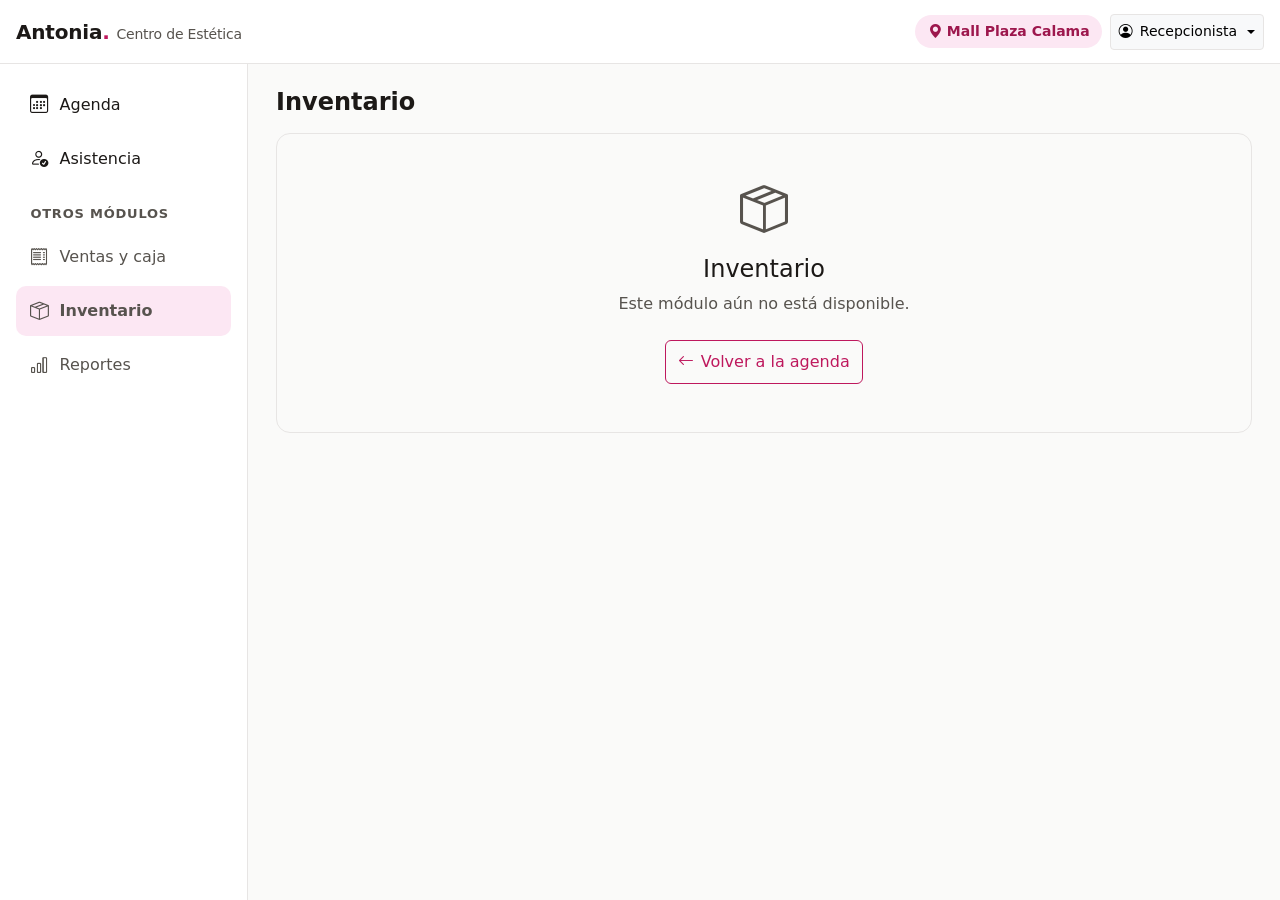
<file: prototipo-antonia/inventario.html>
<!doctype html>
<html lang="es">
<head>
<meta charset="utf-8">
<meta name="viewport" content="width=device-width, initial-scale=1">
<title>Inventario · Antonia Centro de Estética</title>
<link rel="stylesheet" href="static/bootstrap.min.css">
<link rel="stylesheet" href="static/bootstrap-icons.min.css">
<link rel="stylesheet" href="static/app.css">
<link rel="icon" href="data:image/svg+xml,%3Csvg xmlns='http://www.w3.org/2000/svg' viewBox='0 0 32 32'%3E%3Crect width='32' height='32' rx='8' fill='%23BE185D'/%3E%3Ctext x='16' y='23' font-size='20' text-anchor='middle' fill='white' font-family='Arial' font-weight='bold'%3EA%3C/text%3E%3C/svg%3E">
</head>
<body>
<header class="app-header d-flex align-items-center px-3 gap-3">
  <button class="btn btn-outline-secondary d-lg-none px-2" type="button" data-bs-toggle="offcanvas" data-bs-target="#menu" aria-controls="menu" aria-label="Abrir menú"><i class="bi bi-list fs-4"></i></button>
  <a class="brand fs-5" href="agenda.html">Antonia<span class="dot">.</span> <small class="d-none d-md-inline">Centro de Estética</small></a>
  <div class="ms-auto d-flex align-items-center gap-2 header-right">
    <span class="local-chip"><i class="bi bi-geo-alt-fill"></i> <span data-local>Mall Plaza Calama</span></span>
    <a data-rol="propietaria" class="btn btn-sm btn-outline-primary d-none d-sm-inline-flex" href="sucursales.html"><i class="bi bi-arrow-left-right"></i> Cambiar sucursal</a>
    <div class="dropdown">
      <button class="btn btn-sm btn-light border dropdown-toggle" data-bs-toggle="dropdown" aria-expanded="false"><i class="bi bi-person-circle"></i> <span class="d-none d-sm-inline" data-rol-nombre>Recepcionista</span></button>
      <ul class="dropdown-menu dropdown-menu-end">
        <li><span class="dropdown-item-text small text-muted">Sesión iniciada como <b data-rol-nombre>Recepcionista</b></span></li>
        <li data-rol="propietaria"><a class="dropdown-item" href="sucursales.html"><i class="bi bi-arrow-left-right"></i> Cambiar sucursal</a></li>
        <li><hr class="dropdown-divider"></li>
        <li><a class="dropdown-item" href="index.html" data-logout><i class="bi bi-box-arrow-right"></i> Cerrar sesión</a></li>
      </ul>
    </div>
  </div>
</header>
<div class="d-flex">
  <aside class="app-sidebar d-none d-lg-block"><ul class="nav flex-column gap-1 p-3 side-nav"><li class="nav-item"><a class="nav-link" href="agenda.html"><i class="bi bi-calendar3"></i>Agenda</a></li><li class="nav-item"><a class="nav-link" href="asistencia.html"><i class="bi bi-person-check"></i>Asistencia</a></li><li class="nav-item" data-rol="propietaria"><a class="nav-link" href="especialistas.html"><i class="bi bi-people"></i>Especialistas</a></li><li class="nav-item" data-rol="propietaria"><a class="nav-link" href="comisiones.html"><i class="bi bi-cash-coin"></i>Comisiones</a></li><li class="nav-item" data-rol="propietaria"><a class="nav-link" href="sucursales.html"><i class="bi bi-shop"></i>Sucursales</a></li><li class="sep">Otros módulos</li><li class="nav-item"><a class="nav-link otro" href="caja.html"><i class="bi bi-receipt"></i>Ventas y caja</a></li><li class="nav-item"><a class="nav-link otro active" href="inventario.html"><i class="bi bi-box-seam"></i>Inventario</a></li><li class="nav-item"><a class="nav-link otro" href="reportes.html"><i class="bi bi-bar-chart"></i>Reportes</a></li></ul></aside>
  <div class="offcanvas offcanvas-start" tabindex="-1" id="menu" aria-labelledby="menuLabel" style="width:280px">
    <div class="offcanvas-header border-bottom"><h2 class="offcanvas-title h5 brand" id="menuLabel">Antonia<span class="dot">.</span></h2>
      <button type="button" class="btn-close" data-bs-dismiss="offcanvas" aria-label="Cerrar"></button></div>
    <div class="offcanvas-body p-0"><ul class="nav flex-column gap-1 p-3 side-nav"><li class="nav-item"><a class="nav-link" href="agenda.html"><i class="bi bi-calendar3"></i>Agenda</a></li><li class="nav-item"><a class="nav-link" href="asistencia.html"><i class="bi bi-person-check"></i>Asistencia</a></li><li class="nav-item" data-rol="propietaria"><a class="nav-link" href="especialistas.html"><i class="bi bi-people"></i>Especialistas</a></li><li class="nav-item" data-rol="propietaria"><a class="nav-link" href="comisiones.html"><i class="bi bi-cash-coin"></i>Comisiones</a></li><li class="nav-item" data-rol="propietaria"><a class="nav-link" href="sucursales.html"><i class="bi bi-shop"></i>Sucursales</a></li><li class="sep">Otros módulos</li><li class="nav-item"><a class="nav-link otro" href="caja.html"><i class="bi bi-receipt"></i>Ventas y caja</a></li><li class="nav-item"><a class="nav-link otro active" href="inventario.html"><i class="bi bi-box-seam"></i>Inventario</a></li><li class="nav-item"><a class="nav-link otro" href="reportes.html"><i class="bi bi-bar-chart"></i>Reportes</a></li></ul></div>
  </div>
  <main class="app-main">
    
    <div class="d-flex flex-wrap align-items-center gap-2 mb-3">
      <h1 class="mb-0 me-2">Inventario</h1>
      <div class="ms-auto d-flex flex-wrap gap-2 acciones"></div>
    </div>
    <div class="contenido"><div class="card"><div class="card-body text-center py-5">
<i class="bi bi-box-seam display-5 text-muted"></i><h2 class="h4 mt-3">Inventario</h2>
<p class="text-muted mb-4" style="max-width:520px;margin:auto">Este módulo aún no está disponible.</p>
<a class="btn btn-outline-primary" href="agenda.html"><i class="bi bi-arrow-left"></i> Volver a la agenda</a></div></div></div>
  </main>
</div>
<div class="toast-container position-fixed bottom-0 end-0 p-3">
  <div id="toast-ok" class="toast align-items-center text-bg-dark border-0" role="status" aria-live="polite" aria-atomic="true">
    <div class="d-flex"><div class="toast-body"><i class="bi bi-check-circle-fill text-success me-2"></i><span></span></div>
    <button type="button" class="btn-close btn-close-white me-2 m-auto" data-bs-dismiss="toast" aria-label="Cerrar"></button></div>
  </div>
</div>
<script src="static/bootstrap.bundle.min.js"></script>
<script src="static/app.js"></script>

</body>
</html>
</file>
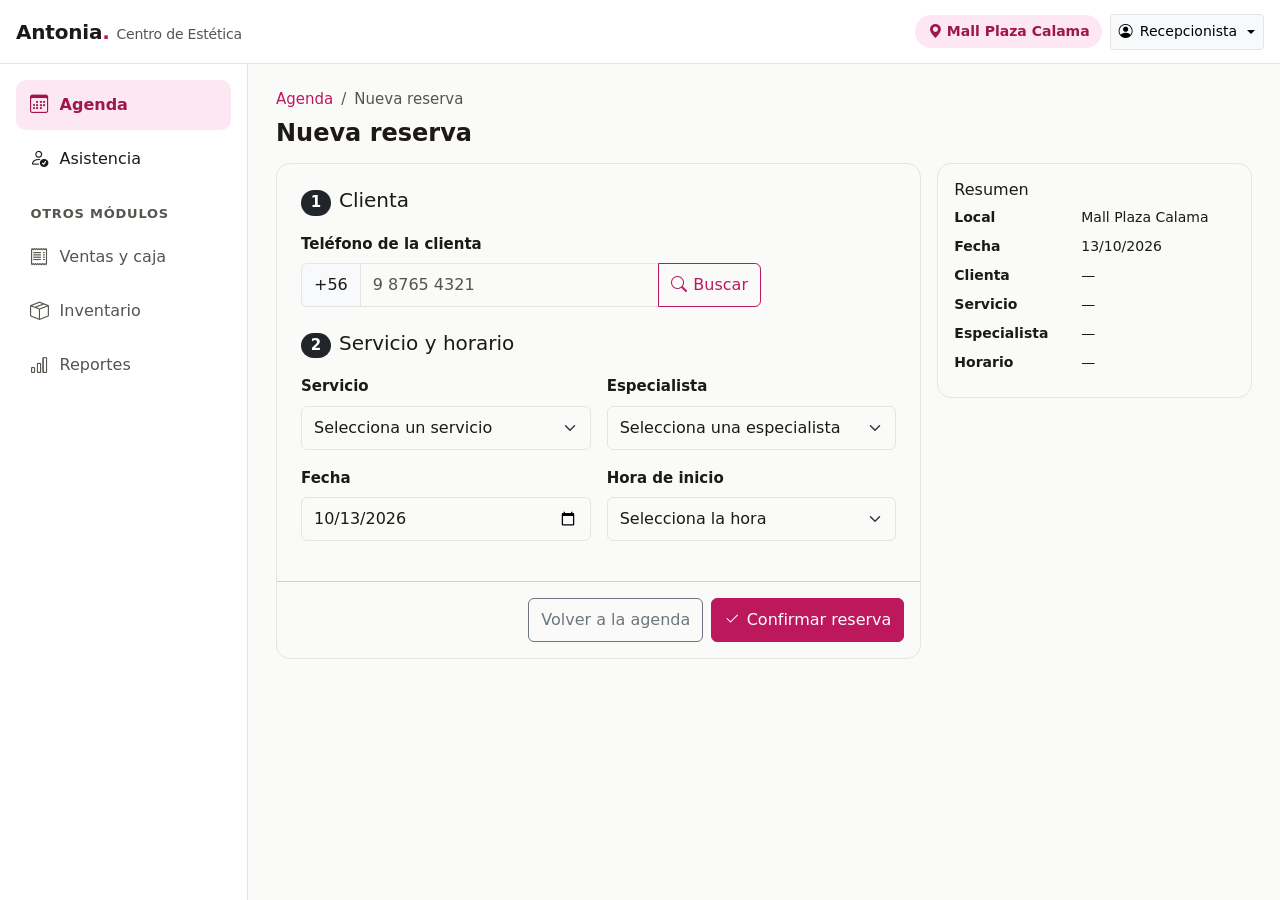
<file: prototipo-antonia/nueva-reserva.html>
<!doctype html>
<html lang="es">
<head>
<meta charset="utf-8">
<meta name="viewport" content="width=device-width, initial-scale=1">
<title>Nueva reserva · Antonia Centro de Estética</title>
<link rel="stylesheet" href="static/bootstrap.min.css">
<link rel="stylesheet" href="static/bootstrap-icons.min.css">
<link rel="stylesheet" href="static/app.css">
<link rel="icon" href="data:image/svg+xml,%3Csvg xmlns='http://www.w3.org/2000/svg' viewBox='0 0 32 32'%3E%3Crect width='32' height='32' rx='8' fill='%23BE185D'/%3E%3Ctext x='16' y='23' font-size='20' text-anchor='middle' fill='white' font-family='Arial' font-weight='bold'%3EA%3C/text%3E%3C/svg%3E">
</head>
<body>
<header class="app-header d-flex align-items-center px-3 gap-3">
  <button class="btn btn-outline-secondary d-lg-none px-2" type="button" data-bs-toggle="offcanvas" data-bs-target="#menu" aria-controls="menu" aria-label="Abrir menú"><i class="bi bi-list fs-4"></i></button>
  <a class="brand fs-5" href="agenda.html">Antonia<span class="dot">.</span> <small class="d-none d-md-inline">Centro de Estética</small></a>
  <div class="ms-auto d-flex align-items-center gap-2 header-right">
    <span class="local-chip"><i class="bi bi-geo-alt-fill"></i> <span data-local>Mall Plaza Calama</span></span>
    <a data-rol="propietaria" class="btn btn-sm btn-outline-primary d-none d-sm-inline-flex" href="sucursales.html"><i class="bi bi-arrow-left-right"></i> Cambiar sucursal</a>
    <div class="dropdown">
      <button class="btn btn-sm btn-light border dropdown-toggle" data-bs-toggle="dropdown" aria-expanded="false"><i class="bi bi-person-circle"></i> <span class="d-none d-sm-inline" data-rol-nombre>Recepcionista</span></button>
      <ul class="dropdown-menu dropdown-menu-end">
        <li><span class="dropdown-item-text small text-muted">Sesión iniciada como <b data-rol-nombre>Recepcionista</b></span></li>
        <li data-rol="propietaria"><a class="dropdown-item" href="sucursales.html"><i class="bi bi-arrow-left-right"></i> Cambiar sucursal</a></li>
        <li><hr class="dropdown-divider"></li>
        <li><a class="dropdown-item" href="index.html" data-logout><i class="bi bi-box-arrow-right"></i> Cerrar sesión</a></li>
      </ul>
    </div>
  </div>
</header>
<div class="d-flex">
  <aside class="app-sidebar d-none d-lg-block"><ul class="nav flex-column gap-1 p-3 side-nav"><li class="nav-item"><a class="nav-link active" href="agenda.html" aria-current="page"><i class="bi bi-calendar3"></i>Agenda</a></li><li class="nav-item"><a class="nav-link" href="asistencia.html"><i class="bi bi-person-check"></i>Asistencia</a></li><li class="nav-item" data-rol="propietaria"><a class="nav-link" href="especialistas.html"><i class="bi bi-people"></i>Especialistas</a></li><li class="nav-item" data-rol="propietaria"><a class="nav-link" href="comisiones.html"><i class="bi bi-cash-coin"></i>Comisiones</a></li><li class="nav-item" data-rol="propietaria"><a class="nav-link" href="sucursales.html"><i class="bi bi-shop"></i>Sucursales</a></li><li class="sep">Otros módulos</li><li class="nav-item"><a class="nav-link otro" href="caja.html"><i class="bi bi-receipt"></i>Ventas y caja</a></li><li class="nav-item"><a class="nav-link otro" href="inventario.html"><i class="bi bi-box-seam"></i>Inventario</a></li><li class="nav-item"><a class="nav-link otro" href="reportes.html"><i class="bi bi-bar-chart"></i>Reportes</a></li></ul></aside>
  <div class="offcanvas offcanvas-start" tabindex="-1" id="menu" aria-labelledby="menuLabel" style="width:280px">
    <div class="offcanvas-header border-bottom"><h2 class="offcanvas-title h5 brand" id="menuLabel">Antonia<span class="dot">.</span></h2>
      <button type="button" class="btn-close" data-bs-dismiss="offcanvas" aria-label="Cerrar"></button></div>
    <div class="offcanvas-body p-0"><ul class="nav flex-column gap-1 p-3 side-nav"><li class="nav-item"><a class="nav-link active" href="agenda.html" aria-current="page"><i class="bi bi-calendar3"></i>Agenda</a></li><li class="nav-item"><a class="nav-link" href="asistencia.html"><i class="bi bi-person-check"></i>Asistencia</a></li><li class="nav-item" data-rol="propietaria"><a class="nav-link" href="especialistas.html"><i class="bi bi-people"></i>Especialistas</a></li><li class="nav-item" data-rol="propietaria"><a class="nav-link" href="comisiones.html"><i class="bi bi-cash-coin"></i>Comisiones</a></li><li class="nav-item" data-rol="propietaria"><a class="nav-link" href="sucursales.html"><i class="bi bi-shop"></i>Sucursales</a></li><li class="sep">Otros módulos</li><li class="nav-item"><a class="nav-link otro" href="caja.html"><i class="bi bi-receipt"></i>Ventas y caja</a></li><li class="nav-item"><a class="nav-link otro" href="inventario.html"><i class="bi bi-box-seam"></i>Inventario</a></li><li class="nav-item"><a class="nav-link otro" href="reportes.html"><i class="bi bi-bar-chart"></i>Reportes</a></li></ul></div>
  </div>
  <main class="app-main">
    <nav aria-label="Ruta de navegación"><ol class="breadcrumb"><li class="breadcrumb-item"><a href="agenda.html">Agenda</a></li><li class="breadcrumb-item active" aria-current="page">Nueva reserva</li></ol></nav>
    <div class="d-flex flex-wrap align-items-center gap-2 mb-3">
      <h1 class="mb-0 me-2">Nueva reserva</h1>
      <div class="ms-auto d-flex flex-wrap gap-2 acciones"></div>
    </div>
    <div class="contenido">
<div class="row g-3">
 <div class="col-xl-8">
  <form id="f" class="card" data-go="agenda.html?ok=agendada" novalidate>
   <div class="card-body p-4">
    <h2 class="h5 mb-3"><span class="badge rounded-pill text-bg-dark me-2">1</span>Clienta</h2>
    <label class="form-label" for="tel">Teléfono de la clienta</label>
    <div class="input-group mb-3" style="max-width:460px">
      <span class="input-group-text">+56</span>
      <input class="form-control" id="tel" inputmode="tel" placeholder="9 8765 4321" required>
      <button class="btn btn-outline-primary" type="button" id="buscar"><i class="bi bi-search"></i> Buscar</button>
    </div>
    <div id="encontrada" class="alert alert-success d-none d-flex flex-wrap align-items-center gap-2" role="status">
      <i class="bi bi-person-check-fill fs-4"></i><div class="flex-fill"><b>Daniela Pérez</b><br><span class="small">4 reservas anteriores · consentimiento registrado</span></div>
      <button class="btn btn-sm btn-outline-success" type="button" data-bs-toggle="modal" data-bs-target="#mHist"><i class="bi bi-clock-history"></i> Ver historial</button>
    </div>
    <div id="nueva" class="alert alert-warning d-none d-flex flex-wrap align-items-center gap-2" role="status">
      <i class="bi bi-person-plus-fill fs-4"></i><div class="flex-fill"><b>No hay una clienta con ese teléfono.</b><br><span class="small">Regístrala para continuar.</span></div>
      <button class="btn btn-sm btn-dark" type="button" data-bs-toggle="modal" data-bs-target="#mCli"><i class="bi bi-person-plus"></i> Registrar clienta nueva</button>
    </div>

    <h2 class="h5 mt-4 mb-3"><span class="badge rounded-pill text-bg-dark me-2">2</span>Servicio y horario</h2>
    <div class="row g-3">
      <div class="col-md-6"><label class="form-label" for="serv">Servicio</label>
        <select class="form-select" id="serv" required><option value="">Selecciona un servicio</option><option value="Manicure permanente" data-min="60">Manicure permanente · 60 min · desde $15.000</option><option value="Uñas acrílicas" data-min="120">Uñas acrílicas · 120 min · desde $25.000</option><option value="Pedicure" data-min="60">Pedicure · 60 min · desde $16.000</option><option value="Lifting de pestañas" data-min="60">Lifting de pestañas · 60 min · $20.000</option><option value="Diseño de cejas" data-min="30">Diseño de cejas · 30 min · $8.000</option><option value="Depilación facial" data-min="30">Depilación facial · 30 min · $7.000</option><option value="Depilación de piernas" data-min="60">Depilación de piernas · 60 min · $15.000</option><option value="Depilación axilas" data-min="30">Depilación axilas · 30 min · $6.000</option></select>
        <div class="invalid-feedback">Selecciona un servicio.</div></div>
      <div class="col-md-6"><label class="form-label" for="esp">Especialista</label>
        <select class="form-select" id="esp" required><option value="">Selecciona una especialista</option><option value="camila">Camila Rojas</option><option value="fernanda">Fernanda Díaz</option><option value="javiera">Javiera Muñoz</option><option value="valentina">Valentina Soto</option></select>
        <div class="invalid-feedback">Selecciona una especialista.</div></div>
      <div class="col-md-6"><label class="form-label" for="fecha">Fecha</label>
        <input class="form-control" id="fecha" type="date" value="2026-10-13" required></div>
      <div class="col-md-6"><label class="form-label" for="hora">Hora de inicio</label>
        <select class="form-select" id="hora" required><option value="">Selecciona la hora</option><option>09:00</option><option>09:30</option><option>10:00</option><option>10:30</option><option>11:00</option><option>11:30</option><option>12:00</option><option>12:30</option><option>13:00</option><option>13:30</option><option>14:00</option><option>14:30</option><option>15:00</option><option>15:30</option><option>16:00</option><option>16:30</option><option>17:00</option><option>17:30</option><option>18:00</option><option>18:30</option><option>19:00</option><option>19:30</option></select>
        <div class="invalid-feedback">Selecciona la hora.</div></div>
    </div>
    <div id="dispo" class="mt-3"></div>
   </div>
   <div class="card-footer bg-transparent d-flex flex-wrap gap-2 justify-content-end p-3">
    <a class="btn btn-outline-secondary" href="agenda.html">Volver a la agenda</a>
    <button class="btn btn-primary" type="submit"><i class="bi bi-check2"></i> Confirmar reserva</button>
   </div>
  </form>
 </div>
 <div class="col-xl-4">
  <div class="card"><div class="card-body">
   <h2 class="h6">Resumen</h2>
   <dl class="row mb-0 small">
    <dt class="col-5">Local</dt><dd class="col-7" data-local>Mall Plaza Calama</dd>
    <dt class="col-5">Fecha</dt><dd class="col-7">13/10/2026</dd>
    <dt class="col-5">Clienta</dt><dd class="col-7" id="rCli">—</dd>
    <dt class="col-5">Servicio</dt><dd class="col-7" id="rServ">—</dd>
    <dt class="col-5">Especialista</dt><dd class="col-7" id="rEsp">—</dd>
    <dt class="col-5">Horario</dt><dd class="col-7" id="rHora">—</dd>
   </dl>
  </div></div>
 </div>
</div>
<div class="modal fade" id="mHist" tabindex="-1" aria-labelledby="mHistT" aria-hidden="true">
<div class="modal-dialog modal-dialog-centered modal-lg"><div class="modal-content">
<div class="modal-header"><h2 class="modal-title h5" id="mHistT">Historial de Daniela Pérez</h2><button type="button" class="btn-close" data-bs-dismiss="modal" aria-label="Cerrar"></button></div>
<div class="modal-body"><div class="table-responsive"><table class="table mb-0"><thead><tr><th>Fecha</th><th>Servicio</th><th>Especialista</th><th>Estado</th></tr></thead><tbody><tr><td>13/10/2026</td><td>Manicure permanente</td><td>Camila Rojas</td><td><span class="chip chip-agendada"><i class="bi bi-clock"></i>Agendada</span></td></tr><tr><td>22/09/2026</td><td>Manicure permanente</td><td>Camila Rojas</td><td><span class="chip chip-atendida"><i class="bi bi-check2-circle"></i>Atendida</span></td></tr><tr><td>01/09/2026</td><td>Diseño de cejas</td><td>Fernanda Díaz</td><td><span class="chip chip-atendida"><i class="bi bi-check2-circle"></i>Atendida</span></td></tr><tr><td>11/08/2026</td><td>Manicure permanente</td><td>Valentina Soto</td><td><span class="chip chip-cancelada"><i class="bi bi-x-circle"></i>Cancelada</span></td></tr></tbody></table></div></div><div class="modal-footer"><button class="btn btn-outline-secondary" data-bs-dismiss="modal">Cerrar</button></div></div></div></div><div class="modal fade" id="mCli" tabindex="-1" aria-labelledby="mCliT" aria-hidden="true">
<div class="modal-dialog modal-dialog-centered "><div class="modal-content">
<div class="modal-header"><h2 class="modal-title h5" id="mCliT">Registrar clienta nueva</h2><button type="button" class="btn-close" data-bs-dismiss="modal" aria-label="Cerrar"></button></div>
<div class="modal-body"><form id="fCli" novalidate>
<div class="mb-3"><label class="form-label" for="cn">Nombre y apellido</label><input class="form-control" id="cn" required><div class="invalid-feedback">Ingresa el nombre.</div></div>
<div class="mb-3"><label class="form-label" for="ct">Teléfono</label><input class="form-control" id="ct" required inputmode="tel"><div class="invalid-feedback">Ingresa el teléfono.</div></div>
<div class="form-check"><input class="form-check-input" type="checkbox" id="cc" required><label class="form-check-label" for="cc">La clienta autoriza el registro de su nombre y teléfono para gestionar sus reservas.</label>
<div class="invalid-feedback">Sin consentimiento no se puede registrar.</div></div></form></div><div class="modal-footer"><button class="btn btn-outline-secondary" data-bs-dismiss="modal">Cancelar</button><button class="btn btn-primary" id="guardarCli"><i class="bi bi-check2"></i> Registrar clienta</button></div></div></div></div></div>
  </main>
</div>
<div class="toast-container position-fixed bottom-0 end-0 p-3">
  <div id="toast-ok" class="toast align-items-center text-bg-dark border-0" role="status" aria-live="polite" aria-atomic="true">
    <div class="d-flex"><div class="toast-body"><i class="bi bi-check-circle-fill text-success me-2"></i><span></span></div>
    <button type="button" class="btn-close btn-close-white me-2 m-auto" data-bs-dismiss="toast" aria-label="Cerrar"></button></div>
  </div>
</div>
<script src="static/bootstrap.bundle.min.js"></script>
<script src="static/app.js"></script>
<script>
(function () {
  var OCC = {"camila": ["09:30", "10:00", "11:00", "11:30", "12:00", "12:30", "15:00", "15:30"], "fernanda": ["10:00", "10:30", "12:00"], "javiera": ["09:00", "13:00", "13:30"], "valentina": ["10:30", "11:00", "17:00", "17:30"]}, NOM = {"camila": "Camila Rojas", "fernanda": "Fernanda D\u00edaz", "javiera": "Javiera Mu\u00f1oz", "valentina": "Valentina Soto"}, cli = null;
  var q = new URLSearchParams(location.search);
  var $ = function (id) { return document.getElementById(id); };
  if (q.get("esp")) $("esp").value = q.get("esp");
  if (q.get("hora")) $("hora").value = q.get("hora");
  function buscar() {
    var t = $("tel").value.replace(/\D/g, "");
    $("encontrada").classList.add("d-none"); $("nueva").classList.add("d-none");
    if (!t) { $("tel").classList.add("is-invalid"); return; }
    $("tel").classList.remove("is-invalid");
    if (t === "987654321") { $("encontrada").classList.remove("d-none"); cli = "Daniela Pérez"; }
    else { $("nueva").classList.remove("d-none"); $("ct").value = "+56 " + $("tel").value; cli = null; }
    resumen();
  }
  $("buscar").addEventListener("click", buscar);
  $("tel").addEventListener("keydown", function (ev) { if (ev.key === "Enter") { ev.preventDefault(); buscar(); } });
  $("guardarCli").addEventListener("click", function () {
    var f = $("fCli");
    if (!f.checkValidity()) { f.classList.add("was-validated"); return; }
    cli = $("cn").value; bootstrap.Modal.getInstance($("mCli")).hide();
    $("nueva").className = "alert alert-success d-flex align-items-center gap-2";
    $("nueva").innerHTML = '<i class="bi bi-person-check-fill fs-4"></i><div><b>' + cli.replace(/</g, "") + '</b> registrada con su consentimiento.</div>';
    resumen();
  });
  function sumar(h, m) { var p = h.split(":"), t = +p[0] * 60 + +p[1] + m; return ("0" + Math.floor(t / 60)).slice(-2) + ":" + ("0" + t % 60).slice(-2); }
  function validar() {
    var esp = $("esp").value, h = $("hora").value, s = $("serv"), d = $("dispo");
    var min = s.selectedIndex > 0 ? +s.options[s.selectedIndex].dataset.min : 30;
    d.innerHTML = "";
    if (!esp || !h) return true;
    var need = [], i; for (i = 0; i < min; i += 30) need.push(sumar(h, i));
    var ocup = need.some(function (x) { return (OCC[esp] || []).indexOf(x) >= 0; });
    if (!ocup) { d.innerHTML = '<div class="alert alert-success py-2 mb-0"><i class="bi bi-check-circle-fill"></i> Bloque disponible: ' + h + "–" + sumar(h, min) + " con " + NOM[esp] + ".</div>"; return true; }
    var libres = [], all = ["09:00", "09:30", "10:00", "10:30", "11:00", "11:30", "12:00", "12:30", "13:00", "13:30", "14:00", "14:30", "15:00", "15:30", "16:00", "16:30", "17:00", "17:30", "18:00", "18:30", "19:00", "19:30"];
    all.forEach(function (x) {
      var n = []; for (var j = 0; j < min; j += 30) n.push(sumar(x, j));
      if (libres.length < 4 && n.every(function (y) { return (OCC[esp] || []).indexOf(y) < 0 && y < "20:00"; })) libres.push(x);
    });
    d.innerHTML = '<div class="alert alert-warning mb-0"><b><i class="bi bi-exclamation-triangle-fill"></i> El bloque de las ' + h + ' está ocupado.</b><div class="mt-2 small">Horarios libres más cercanos con ' + NOM[esp] + ':</div><div class="d-flex flex-wrap gap-2 mt-2">' +
      libres.map(function (x) { return '<button type="button" class="btn btn-sm btn-outline-success sugerencia" data-h="' + x + '">' + x + "</button>"; }).join("") + "</div></div>";
    d.querySelectorAll(".sugerencia").forEach(function (b) { b.addEventListener("click", function () { $("hora").value = b.dataset.h; validar(); resumen(); }); });
    return false;
  }
  function resumen() {
    $("rCli").textContent = cli || "—";
    $("rServ").textContent = $("serv").value || "—";
    $("rEsp").textContent = NOM[$("esp").value] || "—";
    $("rHora").textContent = $("hora").value || "—";
  }
  ["esp", "hora", "serv"].forEach(function (k) { $(k).addEventListener("change", function () { validar(); resumen(); }); });
  $("f").addEventListener("submit", function (ev) {
    if (!cli) { ev.stopImmediatePropagation(); ev.preventDefault(); $("tel").classList.add("is-invalid"); $("tel").focus(); return; }
    if (!validar()) { ev.stopImmediatePropagation(); ev.preventDefault(); }
  }, true);
  validar(); resumen();
})();
</script>
</body>
</html>
</file>
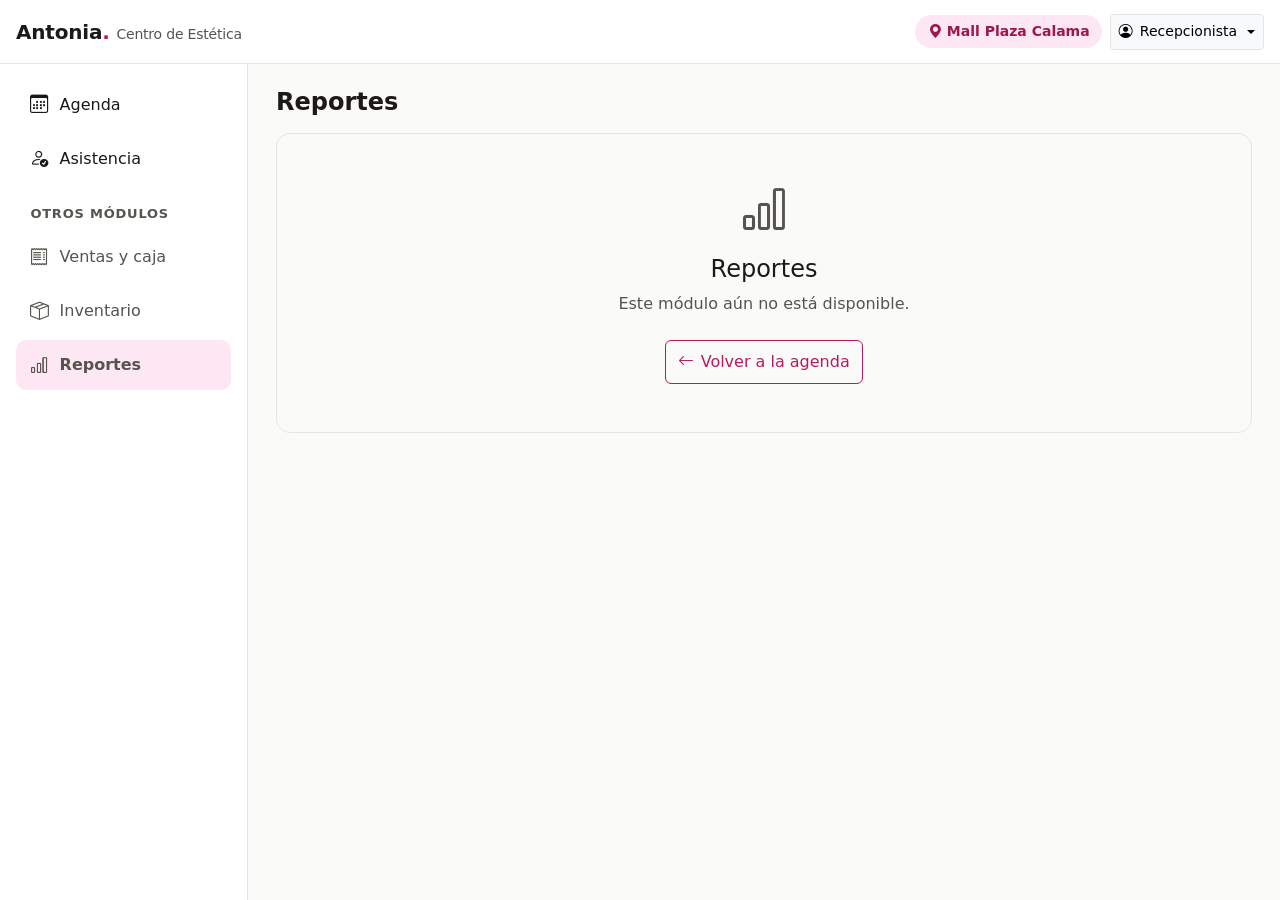
<file: prototipo-antonia/reportes.html>
<!doctype html>
<html lang="es">
<head>
<meta charset="utf-8">
<meta name="viewport" content="width=device-width, initial-scale=1">
<title>Reportes · Antonia Centro de Estética</title>
<link rel="stylesheet" href="static/bootstrap.min.css">
<link rel="stylesheet" href="static/bootstrap-icons.min.css">
<link rel="stylesheet" href="static/app.css">
<link rel="icon" href="data:image/svg+xml,%3Csvg xmlns='http://www.w3.org/2000/svg' viewBox='0 0 32 32'%3E%3Crect width='32' height='32' rx='8' fill='%23BE185D'/%3E%3Ctext x='16' y='23' font-size='20' text-anchor='middle' fill='white' font-family='Arial' font-weight='bold'%3EA%3C/text%3E%3C/svg%3E">
</head>
<body>
<header class="app-header d-flex align-items-center px-3 gap-3">
  <button class="btn btn-outline-secondary d-lg-none px-2" type="button" data-bs-toggle="offcanvas" data-bs-target="#menu" aria-controls="menu" aria-label="Abrir menú"><i class="bi bi-list fs-4"></i></button>
  <a class="brand fs-5" href="agenda.html">Antonia<span class="dot">.</span> <small class="d-none d-md-inline">Centro de Estética</small></a>
  <div class="ms-auto d-flex align-items-center gap-2 header-right">
    <span class="local-chip"><i class="bi bi-geo-alt-fill"></i> <span data-local>Mall Plaza Calama</span></span>
    <a data-rol="propietaria" class="btn btn-sm btn-outline-primary d-none d-sm-inline-flex" href="sucursales.html"><i class="bi bi-arrow-left-right"></i> Cambiar sucursal</a>
    <div class="dropdown">
      <button class="btn btn-sm btn-light border dropdown-toggle" data-bs-toggle="dropdown" aria-expanded="false"><i class="bi bi-person-circle"></i> <span class="d-none d-sm-inline" data-rol-nombre>Recepcionista</span></button>
      <ul class="dropdown-menu dropdown-menu-end">
        <li><span class="dropdown-item-text small text-muted">Sesión iniciada como <b data-rol-nombre>Recepcionista</b></span></li>
        <li data-rol="propietaria"><a class="dropdown-item" href="sucursales.html"><i class="bi bi-arrow-left-right"></i> Cambiar sucursal</a></li>
        <li><hr class="dropdown-divider"></li>
        <li><a class="dropdown-item" href="index.html" data-logout><i class="bi bi-box-arrow-right"></i> Cerrar sesión</a></li>
      </ul>
    </div>
  </div>
</header>
<div class="d-flex">
  <aside class="app-sidebar d-none d-lg-block"><ul class="nav flex-column gap-1 p-3 side-nav"><li class="nav-item"><a class="nav-link" href="agenda.html"><i class="bi bi-calendar3"></i>Agenda</a></li><li class="nav-item"><a class="nav-link" href="asistencia.html"><i class="bi bi-person-check"></i>Asistencia</a></li><li class="nav-item" data-rol="propietaria"><a class="nav-link" href="especialistas.html"><i class="bi bi-people"></i>Especialistas</a></li><li class="nav-item" data-rol="propietaria"><a class="nav-link" href="comisiones.html"><i class="bi bi-cash-coin"></i>Comisiones</a></li><li class="nav-item" data-rol="propietaria"><a class="nav-link" href="sucursales.html"><i class="bi bi-shop"></i>Sucursales</a></li><li class="sep">Otros módulos</li><li class="nav-item"><a class="nav-link otro" href="caja.html"><i class="bi bi-receipt"></i>Ventas y caja</a></li><li class="nav-item"><a class="nav-link otro" href="inventario.html"><i class="bi bi-box-seam"></i>Inventario</a></li><li class="nav-item"><a class="nav-link otro active" href="reportes.html"><i class="bi bi-bar-chart"></i>Reportes</a></li></ul></aside>
  <div class="offcanvas offcanvas-start" tabindex="-1" id="menu" aria-labelledby="menuLabel" style="width:280px">
    <div class="offcanvas-header border-bottom"><h2 class="offcanvas-title h5 brand" id="menuLabel">Antonia<span class="dot">.</span></h2>
      <button type="button" class="btn-close" data-bs-dismiss="offcanvas" aria-label="Cerrar"></button></div>
    <div class="offcanvas-body p-0"><ul class="nav flex-column gap-1 p-3 side-nav"><li class="nav-item"><a class="nav-link" href="agenda.html"><i class="bi bi-calendar3"></i>Agenda</a></li><li class="nav-item"><a class="nav-link" href="asistencia.html"><i class="bi bi-person-check"></i>Asistencia</a></li><li class="nav-item" data-rol="propietaria"><a class="nav-link" href="especialistas.html"><i class="bi bi-people"></i>Especialistas</a></li><li class="nav-item" data-rol="propietaria"><a class="nav-link" href="comisiones.html"><i class="bi bi-cash-coin"></i>Comisiones</a></li><li class="nav-item" data-rol="propietaria"><a class="nav-link" href="sucursales.html"><i class="bi bi-shop"></i>Sucursales</a></li><li class="sep">Otros módulos</li><li class="nav-item"><a class="nav-link otro" href="caja.html"><i class="bi bi-receipt"></i>Ventas y caja</a></li><li class="nav-item"><a class="nav-link otro" href="inventario.html"><i class="bi bi-box-seam"></i>Inventario</a></li><li class="nav-item"><a class="nav-link otro active" href="reportes.html"><i class="bi bi-bar-chart"></i>Reportes</a></li></ul></div>
  </div>
  <main class="app-main">
    
    <div class="d-flex flex-wrap align-items-center gap-2 mb-3">
      <h1 class="mb-0 me-2">Reportes</h1>
      <div class="ms-auto d-flex flex-wrap gap-2 acciones"></div>
    </div>
    <div class="contenido"><div class="card"><div class="card-body text-center py-5">
<i class="bi bi-bar-chart display-5 text-muted"></i><h2 class="h4 mt-3">Reportes</h2>
<p class="text-muted mb-4" style="max-width:520px;margin:auto">Este módulo aún no está disponible.</p>
<a class="btn btn-outline-primary" href="agenda.html"><i class="bi bi-arrow-left"></i> Volver a la agenda</a></div></div></div>
  </main>
</div>
<div class="toast-container position-fixed bottom-0 end-0 p-3">
  <div id="toast-ok" class="toast align-items-center text-bg-dark border-0" role="status" aria-live="polite" aria-atomic="true">
    <div class="d-flex"><div class="toast-body"><i class="bi bi-check-circle-fill text-success me-2"></i><span></span></div>
    <button type="button" class="btn-close btn-close-white me-2 m-auto" data-bs-dismiss="toast" aria-label="Cerrar"></button></div>
  </div>
</div>
<script src="static/bootstrap.bundle.min.js"></script>
<script src="static/app.js"></script>

</body>
</html>
</file>
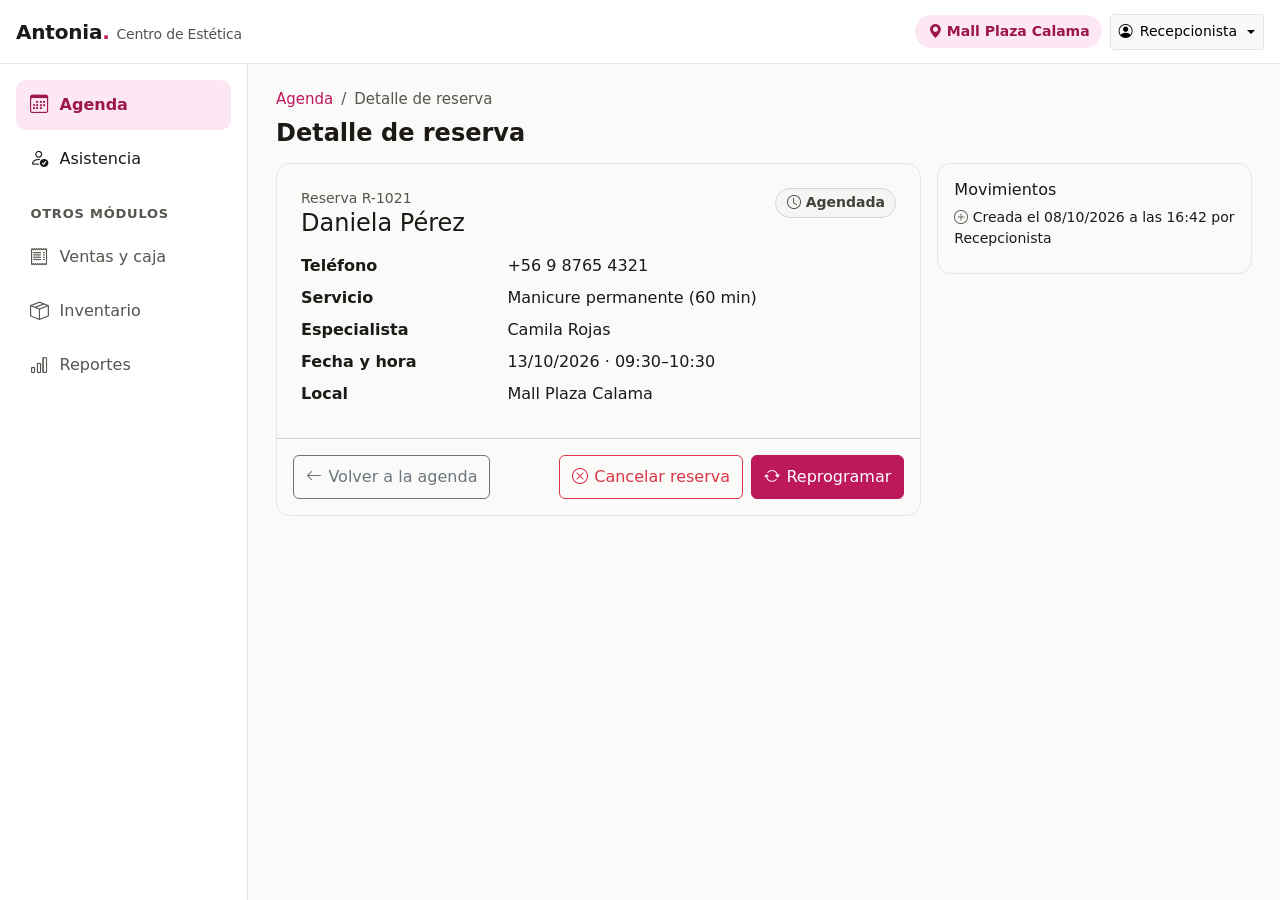
<file: prototipo-antonia/reserva.html>
<!doctype html>
<html lang="es">
<head>
<meta charset="utf-8">
<meta name="viewport" content="width=device-width, initial-scale=1">
<title>Detalle de reserva · Antonia Centro de Estética</title>
<link rel="stylesheet" href="static/bootstrap.min.css">
<link rel="stylesheet" href="static/bootstrap-icons.min.css">
<link rel="stylesheet" href="static/app.css">
<link rel="icon" href="data:image/svg+xml,%3Csvg xmlns='http://www.w3.org/2000/svg' viewBox='0 0 32 32'%3E%3Crect width='32' height='32' rx='8' fill='%23BE185D'/%3E%3Ctext x='16' y='23' font-size='20' text-anchor='middle' fill='white' font-family='Arial' font-weight='bold'%3EA%3C/text%3E%3C/svg%3E">
</head>
<body>
<header class="app-header d-flex align-items-center px-3 gap-3">
  <button class="btn btn-outline-secondary d-lg-none px-2" type="button" data-bs-toggle="offcanvas" data-bs-target="#menu" aria-controls="menu" aria-label="Abrir menú"><i class="bi bi-list fs-4"></i></button>
  <a class="brand fs-5" href="agenda.html">Antonia<span class="dot">.</span> <small class="d-none d-md-inline">Centro de Estética</small></a>
  <div class="ms-auto d-flex align-items-center gap-2 header-right">
    <span class="local-chip"><i class="bi bi-geo-alt-fill"></i> <span data-local>Mall Plaza Calama</span></span>
    <a data-rol="propietaria" class="btn btn-sm btn-outline-primary d-none d-sm-inline-flex" href="sucursales.html"><i class="bi bi-arrow-left-right"></i> Cambiar sucursal</a>
    <div class="dropdown">
      <button class="btn btn-sm btn-light border dropdown-toggle" data-bs-toggle="dropdown" aria-expanded="false"><i class="bi bi-person-circle"></i> <span class="d-none d-sm-inline" data-rol-nombre>Recepcionista</span></button>
      <ul class="dropdown-menu dropdown-menu-end">
        <li><span class="dropdown-item-text small text-muted">Sesión iniciada como <b data-rol-nombre>Recepcionista</b></span></li>
        <li data-rol="propietaria"><a class="dropdown-item" href="sucursales.html"><i class="bi bi-arrow-left-right"></i> Cambiar sucursal</a></li>
        <li><hr class="dropdown-divider"></li>
        <li><a class="dropdown-item" href="index.html" data-logout><i class="bi bi-box-arrow-right"></i> Cerrar sesión</a></li>
      </ul>
    </div>
  </div>
</header>
<div class="d-flex">
  <aside class="app-sidebar d-none d-lg-block"><ul class="nav flex-column gap-1 p-3 side-nav"><li class="nav-item"><a class="nav-link active" href="agenda.html" aria-current="page"><i class="bi bi-calendar3"></i>Agenda</a></li><li class="nav-item"><a class="nav-link" href="asistencia.html"><i class="bi bi-person-check"></i>Asistencia</a></li><li class="nav-item" data-rol="propietaria"><a class="nav-link" href="especialistas.html"><i class="bi bi-people"></i>Especialistas</a></li><li class="nav-item" data-rol="propietaria"><a class="nav-link" href="comisiones.html"><i class="bi bi-cash-coin"></i>Comisiones</a></li><li class="nav-item" data-rol="propietaria"><a class="nav-link" href="sucursales.html"><i class="bi bi-shop"></i>Sucursales</a></li><li class="sep">Otros módulos</li><li class="nav-item"><a class="nav-link otro" href="caja.html"><i class="bi bi-receipt"></i>Ventas y caja</a></li><li class="nav-item"><a class="nav-link otro" href="inventario.html"><i class="bi bi-box-seam"></i>Inventario</a></li><li class="nav-item"><a class="nav-link otro" href="reportes.html"><i class="bi bi-bar-chart"></i>Reportes</a></li></ul></aside>
  <div class="offcanvas offcanvas-start" tabindex="-1" id="menu" aria-labelledby="menuLabel" style="width:280px">
    <div class="offcanvas-header border-bottom"><h2 class="offcanvas-title h5 brand" id="menuLabel">Antonia<span class="dot">.</span></h2>
      <button type="button" class="btn-close" data-bs-dismiss="offcanvas" aria-label="Cerrar"></button></div>
    <div class="offcanvas-body p-0"><ul class="nav flex-column gap-1 p-3 side-nav"><li class="nav-item"><a class="nav-link active" href="agenda.html" aria-current="page"><i class="bi bi-calendar3"></i>Agenda</a></li><li class="nav-item"><a class="nav-link" href="asistencia.html"><i class="bi bi-person-check"></i>Asistencia</a></li><li class="nav-item" data-rol="propietaria"><a class="nav-link" href="especialistas.html"><i class="bi bi-people"></i>Especialistas</a></li><li class="nav-item" data-rol="propietaria"><a class="nav-link" href="comisiones.html"><i class="bi bi-cash-coin"></i>Comisiones</a></li><li class="nav-item" data-rol="propietaria"><a class="nav-link" href="sucursales.html"><i class="bi bi-shop"></i>Sucursales</a></li><li class="sep">Otros módulos</li><li class="nav-item"><a class="nav-link otro" href="caja.html"><i class="bi bi-receipt"></i>Ventas y caja</a></li><li class="nav-item"><a class="nav-link otro" href="inventario.html"><i class="bi bi-box-seam"></i>Inventario</a></li><li class="nav-item"><a class="nav-link otro" href="reportes.html"><i class="bi bi-bar-chart"></i>Reportes</a></li></ul></div>
  </div>
  <main class="app-main">
    <nav aria-label="Ruta de navegación"><ol class="breadcrumb"><li class="breadcrumb-item"><a href="agenda.html">Agenda</a></li><li class="breadcrumb-item active" aria-current="page">Detalle de reserva</li></ol></nav>
    <div class="d-flex flex-wrap align-items-center gap-2 mb-3">
      <h1 class="mb-0 me-2">Detalle de reserva</h1>
      <div class="ms-auto d-flex flex-wrap gap-2 acciones"></div>
    </div>
    <div class="contenido">
<div class="row g-3">
 <div class="col-xl-8">
  <div class="card"><div class="card-body p-4">
   <div class="d-flex flex-wrap align-items-start gap-2 mb-3">
     <div><div class="text-muted small">Reserva <span id="dId"></span></div><h2 class="h4 mb-0" id="dCli"></h2></div>
     <div class="ms-auto" id="dEst"></div>
   </div>
   <dl class="row mb-0">
    <dt class="col-sm-4">Teléfono</dt><dd class="col-sm-8" id="dTel"></dd>
    <dt class="col-sm-4">Servicio</dt><dd class="col-sm-8" id="dServ"></dd>
    <dt class="col-sm-4">Especialista</dt><dd class="col-sm-8" id="dEsp"></dd>
    <dt class="col-sm-4">Fecha y hora</dt><dd class="col-sm-8"><span>13/10/2026</span> · <span id="dHora"></span></dd>
    <dt class="col-sm-4">Local</dt><dd class="col-sm-8" data-local></dd>
   </dl>
  </div>
  <div class="card-footer bg-transparent d-flex flex-wrap gap-2 p-3" id="acciones">
    <a class="btn btn-outline-secondary me-auto" href="agenda.html"><i class="bi bi-arrow-left"></i> Volver a la agenda</a>
    <button class="btn btn-outline-danger" data-bs-toggle="modal" data-bs-target="#mCan"><i class="bi bi-x-circle"></i> Cancelar reserva</button>
    <button class="btn btn-primary" data-bs-toggle="modal" data-bs-target="#mRep"><i class="bi bi-arrow-repeat"></i> Reprogramar</button>
  </div></div>
 </div>
 <div class="col-xl-4"><div class="card"><div class="card-body">
  <h2 class="h6">Movimientos</h2>
  <ul class="list-unstyled small mb-0">
   <li class="mb-2"><i class="bi bi-plus-circle text-muted"></i> Creada el 08/10/2026 a las 16:42 por Recepcionista</li>
   <li id="movExtra" class="d-none"><i class="bi bi-arrow-repeat text-muted"></i> Reprogramada el 10/10/2026 a las 11:05 por Recepcionista</li>
  </ul>
 </div></div></div>
</div>
<div class="modal fade" id="mRep" tabindex="-1" aria-labelledby="mRepT" aria-hidden="true">
<div class="modal-dialog modal-dialog-centered "><div class="modal-content">
<div class="modal-header"><h2 class="modal-title h5" id="mRepT">Reprogramar reserva</h2><button type="button" class="btn-close" data-bs-dismiss="modal" aria-label="Cerrar"></button></div>
<div class="modal-body"><form id="fRep" data-go="agenda.html?ok=reprogramada" novalidate>
<p class="small text-muted">Se modifica la misma reserva y se libera el bloque anterior.</p>
<div class="row g-3"><div class="col-6"><label class="form-label" for="rf">Nueva fecha</label><input class="form-control" type="date" id="rf" value="2026-10-13" required></div>
<div class="col-6"><label class="form-label" for="rh">Nueva hora</label><select class="form-select" id="rh" required><option value="">Selecciona</option><option>14:00</option><option>14:30</option><option>17:30</option><option>18:00</option><option>18:30</option></select>
<div class="invalid-feedback">Selecciona la hora.</div></div></div>
<div class="small mt-2 text-success"><i class="bi bi-check-circle"></i> Solo se muestran horas libres de la misma especialista.</div></form></div><div class="modal-footer"><button class="btn btn-outline-secondary" data-bs-dismiss="modal">Volver</button><button class="btn btn-primary" type="submit" form="fRep"><i class="bi bi-check2"></i> Confirmar cambio</button></div></div></div></div><div class="modal fade" id="mCan" tabindex="-1" aria-labelledby="mCanT" aria-hidden="true">
<div class="modal-dialog modal-dialog-centered "><div class="modal-content">
<div class="modal-header"><h2 class="modal-title h5" id="mCanT">Cancelar reserva</h2><button type="button" class="btn-close" data-bs-dismiss="modal" aria-label="Cerrar"></button></div>
<div class="modal-body"><form id="fCan" data-go="agenda.html?ok=cancelada" novalidate>
<label class="form-label" for="mot">Motivo de la cancelación</label>
<select class="form-select" id="mot" required><option value="">Selecciona un motivo</option><option>La clienta no puede asistir</option>
<option>La especialista no está disponible</option><option>Error al agendar</option><option>Otro motivo</option></select>
<div class="invalid-feedback">El motivo es obligatorio.</div>
<div class="alert alert-danger small mt-3 mb-0"><i class="bi bi-exclamation-triangle"></i> La reserva quedará como cancelada y el bloque se liberará. Esta acción no se puede deshacer.</div></form></div><div class="modal-footer"><button class="btn btn-outline-secondary" data-bs-dismiss="modal">Volver</button><button class="btn btn-danger" type="submit" form="fCan"><i class="bi bi-x-circle"></i> Cancelar reserva</button></div></div></div></div></div>
  </main>
</div>
<div class="toast-container position-fixed bottom-0 end-0 p-3">
  <div id="toast-ok" class="toast align-items-center text-bg-dark border-0" role="status" aria-live="polite" aria-atomic="true">
    <div class="d-flex"><div class="toast-body"><i class="bi bi-check-circle-fill text-success me-2"></i><span></span></div>
    <button type="button" class="btn-close btn-close-white me-2 m-auto" data-bs-dismiss="toast" aria-label="Cerrar"></button></div>
  </div>
</div>
<script src="static/bootstrap.bundle.min.js"></script>
<script src="static/app.js"></script>
<script>
(function () {
  var D = {"R-1021": {"id": "R-1021", "esp": "Camila Rojas", "ini": "09:30", "fin": "10:30", "dur": 60, "cli": "Daniela Pérez", "tel": "+56 9 8765 4321", "serv": "Manicure permanente", "est": "Agendada"}, "R-1022": {"id": "R-1022", "esp": "Camila Rojas", "ini": "11:00", "fin": "13:00", "dur": 120, "cli": "Constanza Araya", "tel": "+56 9 7711 2233", "serv": "Uñas acrílicas", "est": "Agendada"}, "R-1023": {"id": "R-1023", "esp": "Camila Rojas", "ini": "15:00", "fin": "16:00", "dur": 60, "cli": "Paula Castillo", "tel": "+56 9 5544 3322", "serv": "Pedicure", "est": "Reprogramada"}, "R-1024": {"id": "R-1024", "esp": "Fernanda Díaz", "ini": "10:00", "fin": "11:00", "dur": 60, "cli": "Catalina Fuentes", "tel": "+56 9 9988 7766", "serv": "Lifting de pestañas", "est": "Agendada"}, "R-1025": {"id": "R-1025", "esp": "Fernanda Díaz", "ini": "12:00", "fin": "12:30", "dur": 30, "cli": "Martina Reyes", "tel": "+56 9 6655 4433", "serv": "Diseño de cejas", "est": "Agendada"}, "R-1026": {"id": "R-1026", "esp": "Fernanda Díaz", "ini": "16:30", "fin": "17:30", "dur": 60, "cli": "Josefa Morales", "tel": "+56 9 4433 2211", "serv": "Lifting de pestañas", "est": "Cancelada"}, "R-1027": {"id": "R-1027", "esp": "Javiera Muñoz", "ini": "09:00", "fin": "09:30", "dur": 30, "cli": "Antonella Silva", "tel": "+56 9 3322 1100", "serv": "Depilación facial", "est": "Agendada"}, "R-1028": {"id": "R-1028", "esp": "Javiera Muñoz", "ini": "13:00", "fin": "14:00", "dur": 60, "cli": "Francisca Torres", "tel": "+56 9 2211 0099", "serv": "Depilación de piernas", "est": "Agendada"}, "R-1029": {"id": "R-1029", "esp": "Valentina Soto", "ini": "10:30", "fin": "11:30", "dur": 60, "cli": "Sofía Herrera", "tel": "+56 9 1100 9988", "serv": "Lifting de pestañas", "est": "Agendada"}, "R-1030": {"id": "R-1030", "esp": "Valentina Soto", "ini": "17:00", "fin": "18:00", "dur": 60, "cli": "Ignacia Navarro", "tel": "+56 9 8877 6655", "serv": "Manicure permanente", "est": "Agendada"}}, CH = {"Agendada": "<span class=\"chip chip-agendada\"><i class=\"bi bi-clock\"></i>Agendada</span>", "Reprogramada": "<span class=\"chip chip-reprogramada\"><i class=\"bi bi-arrow-repeat\"></i>Reprogramada</span>", "Cancelada": "<span class=\"chip chip-cancelada\"><i class=\"bi bi-x-circle\"></i>Cancelada</span>"};
  var id = new URLSearchParams(location.search).get("id") || "R-1021";
  var r = D[id] || D["R-1021"];
  var s = function (k, v) { document.getElementById(k).textContent = v; };
  s("dId", r.id); s("dCli", r.cli); s("dTel", r.tel); s("dServ", r.serv + " (" + r.dur + " min)"); s("dEsp", r.esp); s("dHora", r.ini + "–" + r.fin);
  document.getElementById("dEst").innerHTML = CH[r.est];
  if (r.est === "Reprogramada") document.getElementById("movExtra").classList.remove("d-none");
  if (r.est === "Cancelada") {
    document.getElementById("acciones").innerHTML = '<a class="btn btn-outline-secondary" href="agenda.html"><i class="bi bi-arrow-left"></i> Volver a la agenda</a>' +
      '<span class="ms-auto small text-muted align-self-center">Motivo: la clienta no puede asistir</span>';
  }
})();
</script>
</body>
</html>
</file>
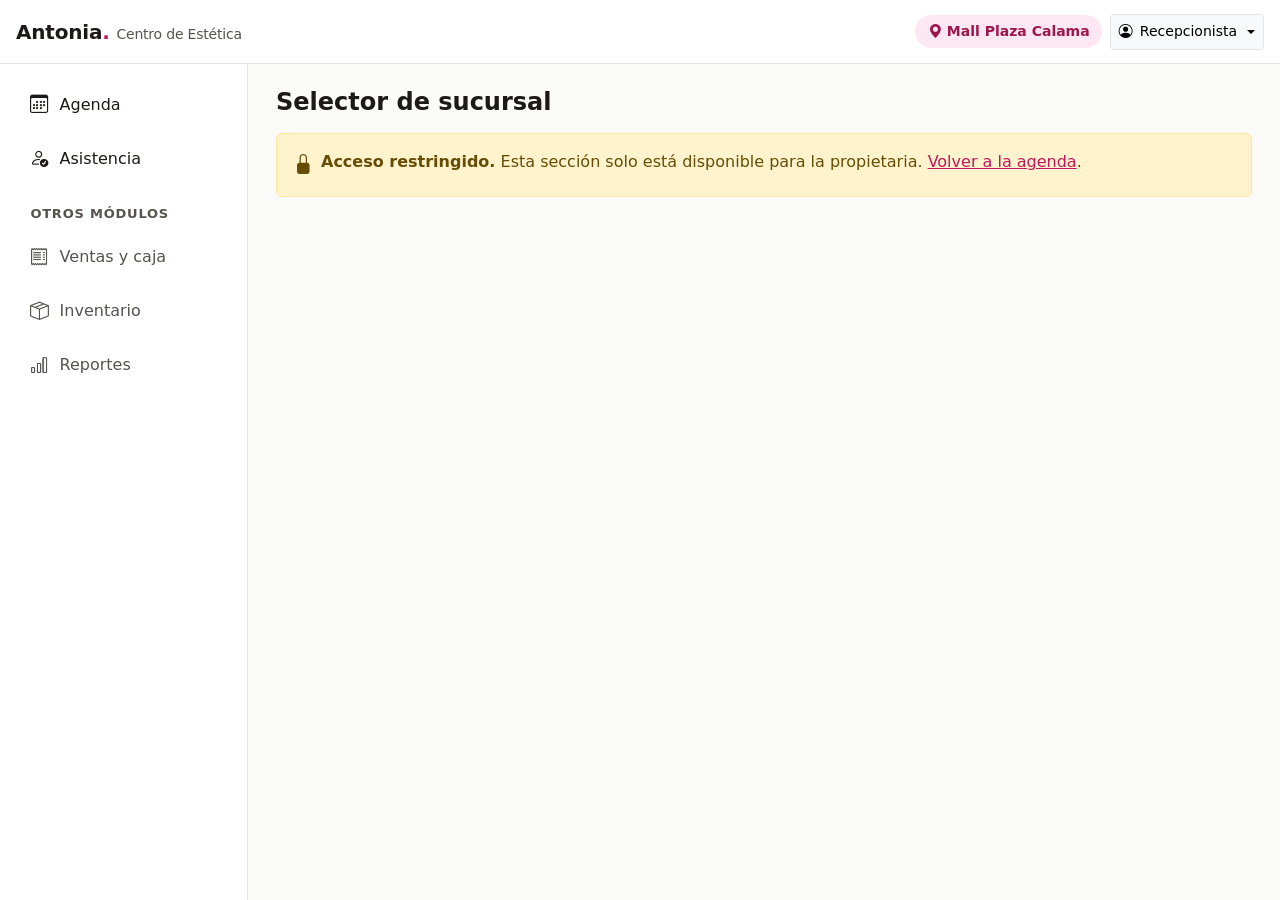
<file: prototipo-antonia/sucursales.html>
<!doctype html>
<html lang="es">
<head>
<meta charset="utf-8">
<meta name="viewport" content="width=device-width, initial-scale=1">
<title>Selector de sucursal · Antonia Centro de Estética</title>
<link rel="stylesheet" href="static/bootstrap.min.css">
<link rel="stylesheet" href="static/bootstrap-icons.min.css">
<link rel="stylesheet" href="static/app.css">
<link rel="icon" href="data:image/svg+xml,%3Csvg xmlns='http://www.w3.org/2000/svg' viewBox='0 0 32 32'%3E%3Crect width='32' height='32' rx='8' fill='%23BE185D'/%3E%3Ctext x='16' y='23' font-size='20' text-anchor='middle' fill='white' font-family='Arial' font-weight='bold'%3EA%3C/text%3E%3C/svg%3E">
</head>
<body data-solo="propietaria">
<header class="app-header d-flex align-items-center px-3 gap-3">
  <button class="btn btn-outline-secondary d-lg-none px-2" type="button" data-bs-toggle="offcanvas" data-bs-target="#menu" aria-controls="menu" aria-label="Abrir menú"><i class="bi bi-list fs-4"></i></button>
  <a class="brand fs-5" href="agenda.html">Antonia<span class="dot">.</span> <small class="d-none d-md-inline">Centro de Estética</small></a>
  <div class="ms-auto d-flex align-items-center gap-2 header-right">
    <span class="local-chip"><i class="bi bi-geo-alt-fill"></i> <span data-local>Mall Plaza Calama</span></span>
    <a data-rol="propietaria" class="btn btn-sm btn-outline-primary d-none d-sm-inline-flex" href="sucursales.html"><i class="bi bi-arrow-left-right"></i> Cambiar sucursal</a>
    <div class="dropdown">
      <button class="btn btn-sm btn-light border dropdown-toggle" data-bs-toggle="dropdown" aria-expanded="false"><i class="bi bi-person-circle"></i> <span class="d-none d-sm-inline" data-rol-nombre>Recepcionista</span></button>
      <ul class="dropdown-menu dropdown-menu-end">
        <li><span class="dropdown-item-text small text-muted">Sesión iniciada como <b data-rol-nombre>Recepcionista</b></span></li>
        <li data-rol="propietaria"><a class="dropdown-item" href="sucursales.html"><i class="bi bi-arrow-left-right"></i> Cambiar sucursal</a></li>
        <li><hr class="dropdown-divider"></li>
        <li><a class="dropdown-item" href="index.html" data-logout><i class="bi bi-box-arrow-right"></i> Cerrar sesión</a></li>
      </ul>
    </div>
  </div>
</header>
<div class="d-flex">
  <aside class="app-sidebar d-none d-lg-block"><ul class="nav flex-column gap-1 p-3 side-nav"><li class="nav-item"><a class="nav-link" href="agenda.html"><i class="bi bi-calendar3"></i>Agenda</a></li><li class="nav-item"><a class="nav-link" href="asistencia.html"><i class="bi bi-person-check"></i>Asistencia</a></li><li class="nav-item" data-rol="propietaria"><a class="nav-link" href="especialistas.html"><i class="bi bi-people"></i>Especialistas</a></li><li class="nav-item" data-rol="propietaria"><a class="nav-link" href="comisiones.html"><i class="bi bi-cash-coin"></i>Comisiones</a></li><li class="nav-item" data-rol="propietaria"><a class="nav-link active" href="sucursales.html" aria-current="page"><i class="bi bi-shop"></i>Sucursales</a></li><li class="sep">Otros módulos</li><li class="nav-item"><a class="nav-link otro" href="caja.html"><i class="bi bi-receipt"></i>Ventas y caja</a></li><li class="nav-item"><a class="nav-link otro" href="inventario.html"><i class="bi bi-box-seam"></i>Inventario</a></li><li class="nav-item"><a class="nav-link otro" href="reportes.html"><i class="bi bi-bar-chart"></i>Reportes</a></li></ul></aside>
  <div class="offcanvas offcanvas-start" tabindex="-1" id="menu" aria-labelledby="menuLabel" style="width:280px">
    <div class="offcanvas-header border-bottom"><h2 class="offcanvas-title h5 brand" id="menuLabel">Antonia<span class="dot">.</span></h2>
      <button type="button" class="btn-close" data-bs-dismiss="offcanvas" aria-label="Cerrar"></button></div>
    <div class="offcanvas-body p-0"><ul class="nav flex-column gap-1 p-3 side-nav"><li class="nav-item"><a class="nav-link" href="agenda.html"><i class="bi bi-calendar3"></i>Agenda</a></li><li class="nav-item"><a class="nav-link" href="asistencia.html"><i class="bi bi-person-check"></i>Asistencia</a></li><li class="nav-item" data-rol="propietaria"><a class="nav-link" href="especialistas.html"><i class="bi bi-people"></i>Especialistas</a></li><li class="nav-item" data-rol="propietaria"><a class="nav-link" href="comisiones.html"><i class="bi bi-cash-coin"></i>Comisiones</a></li><li class="nav-item" data-rol="propietaria"><a class="nav-link active" href="sucursales.html" aria-current="page"><i class="bi bi-shop"></i>Sucursales</a></li><li class="sep">Otros módulos</li><li class="nav-item"><a class="nav-link otro" href="caja.html"><i class="bi bi-receipt"></i>Ventas y caja</a></li><li class="nav-item"><a class="nav-link otro" href="inventario.html"><i class="bi bi-box-seam"></i>Inventario</a></li><li class="nav-item"><a class="nav-link otro" href="reportes.html"><i class="bi bi-bar-chart"></i>Reportes</a></li></ul></div>
  </div>
  <main class="app-main">
    
    <div class="d-flex flex-wrap align-items-center gap-2 mb-3">
      <h1 class="mb-0 me-2">Selector de sucursal</h1>
      <div class="ms-auto d-flex flex-wrap gap-2 acciones"></div>
    </div>
    <div class="contenido"><p class="text-muted">Elige la sucursal que quieres revisar. Puedes cambiarla en cualquier momento desde el encabezado.</p><div class="row g-3"><div class="col-md-6 col-xl-4"><div class="card sucursal-card h-100"><div class="card-body">
<div class="d-flex align-items-center gap-2 mb-3"><i class="bi bi-shop"></i><h2 class="h5 mb-0">Mall Plaza Calama</h2></div>
<div class="row g-2 mb-3"><div class="col-6"><div class="stat"><div class="v">9</div><div class="l">Reservas hoy</div></div></div>
<div class="col-6"><div class="stat"><div class="v">2 de 4</div><div class="l">Especialistas presentes</div></div></div></div>
<p class="small mb-0"><i class="bi bi-clock"></i> Próxima hora: 09:30 · Daniela Pérez</p></div>
<div class="card-footer bg-transparent d-flex gap-2 p-3"><a class="btn btn-primary flex-fill" href="agenda.html" data-elegir-local="Mall Plaza Calama"><i class="bi bi-calendar3"></i> Ver agenda</a>
<a class="btn btn-outline-primary flex-fill" href="asistencia.html" data-elegir-local="Mall Plaza Calama"><i class="bi bi-person-check"></i> Asistencia</a></div></div></div><div class="col-md-6 col-xl-4"><div class="card sucursal-card h-100"><div class="card-body">
<div class="d-flex align-items-center gap-2 mb-3"><i class="bi bi-shop"></i><h2 class="h5 mb-0">Vargas</h2></div>
<div class="row g-2 mb-3"><div class="col-6"><div class="stat"><div class="v">7</div><div class="l">Reservas hoy</div></div></div>
<div class="col-6"><div class="stat"><div class="v">2 de 3</div><div class="l">Especialistas presentes</div></div></div></div>
<p class="small mb-0"><i class="bi bi-clock"></i> Próxima hora: 10:00 · Rocío Campos</p></div>
<div class="card-footer bg-transparent d-flex gap-2 p-3"><a class="btn btn-primary flex-fill" href="agenda.html" data-elegir-local="Vargas"><i class="bi bi-calendar3"></i> Ver agenda</a>
<a class="btn btn-outline-primary flex-fill" href="asistencia.html" data-elegir-local="Vargas"><i class="bi bi-person-check"></i> Asistencia</a></div></div></div><div class="col-md-6 col-xl-4"><div class="card sucursal-card h-100"><div class="card-body">
<div class="d-flex align-items-center gap-2 mb-3"><i class="bi bi-shop"></i><h2 class="h5 mb-0">J. A. Espinosa</h2></div>
<div class="row g-2 mb-3"><div class="col-6"><div class="stat"><div class="v">5</div><div class="l">Reservas hoy</div></div></div>
<div class="col-6"><div class="stat"><div class="v">2 de 2</div><div class="l">Especialistas presentes</div></div></div></div>
<p class="small mb-0"><i class="bi bi-clock"></i> Próxima hora: 11:30 · Belén Ortiz</p></div>
<div class="card-footer bg-transparent d-flex gap-2 p-3"><a class="btn btn-primary flex-fill" href="agenda.html" data-elegir-local="J. A. Espinosa"><i class="bi bi-calendar3"></i> Ver agenda</a>
<a class="btn btn-outline-primary flex-fill" href="asistencia.html" data-elegir-local="J. A. Espinosa"><i class="bi bi-person-check"></i> Asistencia</a></div></div></div></div></div>
  </main>
</div>
<div class="toast-container position-fixed bottom-0 end-0 p-3">
  <div id="toast-ok" class="toast align-items-center text-bg-dark border-0" role="status" aria-live="polite" aria-atomic="true">
    <div class="d-flex"><div class="toast-body"><i class="bi bi-check-circle-fill text-success me-2"></i><span></span></div>
    <button type="button" class="btn-close btn-close-white me-2 m-auto" data-bs-dismiss="toast" aria-label="Cerrar"></button></div>
  </div>
</div>
<script src="static/bootstrap.bundle.min.js"></script>
<script src="static/app.js"></script>

</body>
</html>
</file>
<file: prototipo-antonia/static/app.css>
/* Guía de estilo del prototipo · Antonia Centro de Estética (sección 3.4) */
:root {
  --ant-text: #1C1917;
  --ant-muted: #57534E;
  --ant-accent: #BE185D;
  --ant-accent-dark: #9D174D;
  --ant-accent-soft: #FCE7F3;
  --ant-bg: #FAFAF9;
  --ant-surface: #FFFFFF;
  --ant-border: #E7E5E4;
  --ant-free: #15803D;
  --ant-free-soft: #F0FDF4;
  --ant-busy: #44403C;
  --ant-busy-soft: #F5F5F4;
  --ant-cancel: #B91C1C;
  --ant-cancel-soft: #FEF2F2;
  --ant-warn-soft: #FFFBEB;
  --bs-body-font-family: system-ui, -apple-system, "Segoe UI", Roboto, "Helvetica Neue", Arial, sans-serif;
  --bs-body-color: var(--ant-text);
  --bs-body-bg: var(--ant-bg);
  --bs-primary: var(--ant-accent);
  --bs-primary-rgb: 190, 24, 93;
  --bs-link-color: var(--ant-accent);
  --bs-link-color-rgb: 190, 24, 93;
  --bs-link-hover-color: var(--ant-accent-dark);
  --bs-border-color: var(--ant-border);
  --bs-secondary-color: var(--ant-muted);
  --bs-focus-ring-color: rgba(190, 24, 93, .3);
}
html { font-size: 16px; }
body { min-height: 100vh; }
small, .small { font-size: .875rem; } /* nunca menos de 14 px */
h1, .h1 { font-size: 1.5rem; font-weight: 700; }
h2, .h2 { font-size: 1.25rem; font-weight: 700; }
.text-muted, .text-secondary { color: var(--ant-muted) !important; }

/* Botones: un botón principal por pantalla, áreas de toque de 44 px */
.btn { min-height: 44px; display: inline-flex; align-items: center; justify-content: center; gap: .4rem; font-weight: 500; }
.btn-sm { min-height: 36px; }
.btn-primary { --bs-btn-bg: var(--ant-accent); --bs-btn-border-color: var(--ant-accent); --bs-btn-hover-bg: var(--ant-accent-dark);
  --bs-btn-hover-border-color: var(--ant-accent-dark); --bs-btn-active-bg: var(--ant-accent-dark); --bs-btn-active-border-color: var(--ant-accent-dark);
  --bs-btn-disabled-bg: var(--ant-accent); --bs-btn-disabled-border-color: var(--ant-accent); }
.btn-outline-primary { --bs-btn-color: var(--ant-accent); --bs-btn-border-color: var(--ant-accent); --bs-btn-hover-bg: var(--ant-accent);
  --bs-btn-hover-border-color: var(--ant-accent); --bs-btn-active-bg: var(--ant-accent-dark); --bs-btn-active-border-color: var(--ant-accent-dark); }
.form-control, .form-select { min-height: 44px; }
.form-label { font-weight: 600; font-size: .9375rem; }
.form-check-input:checked { background-color: var(--ant-accent); border-color: var(--ant-accent); }
.nav-pills .nav-link.active { background-color: var(--ant-accent); }

/* Estructura */
.app-header { background: var(--ant-surface); border-bottom: 1px solid var(--ant-border); height: 64px; position: sticky; top: 0; z-index: 1030; }
.brand { font-weight: 800; color: var(--ant-text); text-decoration: none; letter-spacing: -.01em; }
.brand .dot { color: var(--ant-accent); }
.brand small { font-weight: 500; color: var(--ant-muted); }
.local-chip { background: var(--ant-accent-soft); color: var(--ant-accent-dark); border-radius: 999px; padding: .35rem .8rem; font-weight: 600; font-size: .875rem; white-space: nowrap; }
.app-sidebar { width: 248px; background: var(--ant-surface); border-right: 1px solid var(--ant-border); min-height: calc(100vh - 64px); }
.side-nav .nav-link { color: var(--ant-text); border-radius: 10px; padding: .7rem .9rem; display: flex; gap: .7rem; align-items: center; min-height: 44px; }
.side-nav .nav-link:hover { background: var(--ant-busy-soft); }
.side-nav .nav-link.active { background: var(--ant-accent-soft); color: var(--ant-accent-dark); font-weight: 700; }
.side-nav .nav-link .bi { font-size: 1.15rem; }
.side-nav .sep { font-size: .8125rem; text-transform: uppercase; letter-spacing: .06em; color: var(--ant-muted); padding: 1rem .9rem .3rem; font-weight: 700; }
.side-nav .nav-link.otro { color: var(--ant-muted); }
.app-main { flex: 1; min-width: 0; padding: 1.5rem 1.75rem 3rem; }
@media (max-width: 991.98px) { .app-main { padding: 1rem 1rem 3rem; } }
.page-id { font-size: .8125rem; font-weight: 700; color: var(--ant-muted); background: var(--ant-busy-soft); border: 1px solid var(--ant-border); border-radius: 6px; padding: .1rem .45rem; vertical-align: middle; }
.card { border-color: var(--ant-border); border-radius: 14px; }
.card-header { background: transparent; }
.breadcrumb { font-size: .9375rem; margin-bottom: .5rem; }
.breadcrumb a { text-decoration: none; }
.proto-footer { font-size: .875rem; color: var(--ant-muted); border-top: 1px dashed var(--ant-border); margin-top: 2.5rem; padding-top: 1rem; }

/* Estados (el estado nunca se indica solo con color: siempre lleva texto o ícono) */
.chip { display: inline-flex; align-items: center; gap: .3rem; border-radius: 999px; padding: .2rem .65rem; font-size: .875rem; font-weight: 600; border: 1px solid transparent; white-space: nowrap; }
.chip-libre { background: var(--ant-free-soft); color: var(--ant-free); border-color: #BBF7D0; }
.chip-ocupado, .chip-agendada { background: var(--ant-busy-soft); color: var(--ant-busy); border-color: #D6D3D1; }
.chip-reprogramada { background: var(--ant-warn-soft); color: #92400E; border-color: #FDE68A; }
.chip-cancelada { background: var(--ant-cancel-soft); color: var(--ant-cancel); border-color: #FECACA; }
.chip-atendida, .chip-presente { background: var(--ant-free-soft); color: var(--ant-free); border-color: #BBF7D0; }
.chip-sin { background: var(--ant-cancel-soft); color: var(--ant-cancel); border-color: #FECACA; }
.chip-salida { background: var(--ant-busy-soft); color: var(--ant-busy); border-color: #D6D3D1; }
.chip-servicio { background: #FFF; color: var(--ant-text); border-color: var(--ant-border); font-weight: 500; }

/* Agenda en grilla (escritorio) */
.agenda-grid { display: grid; grid-template-columns: 64px repeat(var(--cols), minmax(150px, 1fr)); grid-auto-rows: 46px;
  background: var(--ant-surface); border: 1px solid var(--ant-border); border-radius: 14px; overflow: hidden; }
.agenda-grid .h { position: sticky; top: 0; background: var(--ant-surface); border-bottom: 1px solid var(--ant-border); font-weight: 700;
  display: flex; align-items: center; justify-content: center; text-align: center; padding: 0 .4rem; z-index: 2; font-size: .9375rem; }
.agenda-grid .t { font-size: .8125rem; color: var(--ant-muted); padding: .35rem .5rem 0 0; text-align: right; border-right: 1px solid var(--ant-border); }
.agenda-grid .t.half { color: transparent; }
.agenda-grid .slot { border-top: 1px dashed #EEECEA; border-left: 1px solid var(--ant-border); display: block; text-decoration: none; color: var(--ant-free);
  font-size: .8125rem; padding: .7rem .6rem; opacity: .35; transition: opacity .1s; }
.agenda-grid .slot:hover, .agenda-grid .slot:focus { opacity: 1; background: var(--ant-free-soft); outline: none; }
.agenda-grid .res { margin: 2px 4px; border-radius: 10px; padding: .3rem .55rem; text-decoration: none; color: var(--ant-text); overflow: hidden; z-index: 1;
  background: var(--ant-busy-soft); border: 1px solid #D6D3D1; border-left: 4px solid var(--ant-busy); font-size: .875rem; line-height: 1.25; }
.agenda-grid .res:hover { border-color: var(--ant-accent); border-left-color: var(--ant-accent); }
.agenda-grid .res b { display: block; white-space: nowrap; overflow: hidden; text-overflow: ellipsis; }
.agenda-grid .res span { display: block; }
.agenda-grid .res.reprogramada { background: var(--ant-warn-soft); border-color: #FDE68A; border-left-color: #D97706; }
.agenda-grid .res.cancelada { background: var(--ant-cancel-soft); border-color: #FECACA; border-left-color: var(--ant-cancel); color: var(--ant-cancel); }
.agenda-grid .res.cancelada .who { text-decoration: line-through; }
.agenda-legend { font-size: .875rem; color: var(--ant-muted); }
.legend-sw { display: inline-block; width: 14px; height: 14px; border-radius: 4px; vertical-align: -2px; margin-right: .3rem; border: 1px solid #D6D3D1; }

/* Agenda en lista (celular) */
.agenda-list .res-row { display: flex; gap: .8rem; padding: .7rem .2rem; border-top: 1px solid var(--ant-border); text-decoration: none; color: var(--ant-text); min-height: 44px; align-items: center; }
.agenda-list .res-row .hr { font-weight: 700; width: 52px; flex: none; }
.agenda-list .libre { color: var(--ant-free); }

/* Tarjetas de resumen */
.stat { background: var(--ant-surface); border: 1px solid var(--ant-border); border-radius: 14px; padding: 1rem 1.1rem; height: 100%; }
.stat .v { font-size: 1.6rem; font-weight: 800; line-height: 1.1; }
.stat .l { color: var(--ant-muted); font-size: .875rem; }
.sucursal-card .bi-shop { font-size: 1.6rem; color: var(--ant-accent); }

/* Inicio de sesión */
.login-wrap { min-height: 100vh; display: flex; align-items: center; justify-content: center; padding: 1.5rem;
  background: radial-gradient(circle at 20% 10%, #FCE7F3 0, transparent 40%), var(--ant-bg); }
.login-card { width: 100%; max-width: 420px; }
.demo-note { background: var(--ant-warn-soft); border: 1px solid #FDE68A; border-radius: 10px; font-size: .875rem; padding: .6rem .8rem; }
.sugerencia { cursor: pointer; }
.table > :not(caption) > * > * { padding: .75rem .75rem; }
.table thead th { font-size: .875rem; color: var(--ant-muted); font-weight: 700; text-transform: uppercase; letter-spacing: .03em; background: var(--ant-surface); }
.toast { border-radius: 12px; }

/* Encabezado en pantallas angostas */
.app-header { min-width: 0; }
.header-right { min-width: 0; }
.local-chip { overflow: hidden; text-overflow: ellipsis; max-width: 100%; }
@media (max-width: 575.98px) {
  .app-header { gap: .5rem !important; padding-left: .6rem !important; padding-right: .6rem !important; }
  .local-chip { max-width: 150px; font-size: .8125rem; padding: .3rem .6rem; }
  .acciones { width: 100%; }
  .acciones .btn { flex: 1; }
}
@media (max-width: 575.98px) { .stat .v { font-size: 1.25rem; } .stat { padding: .8rem; } }
</file>
